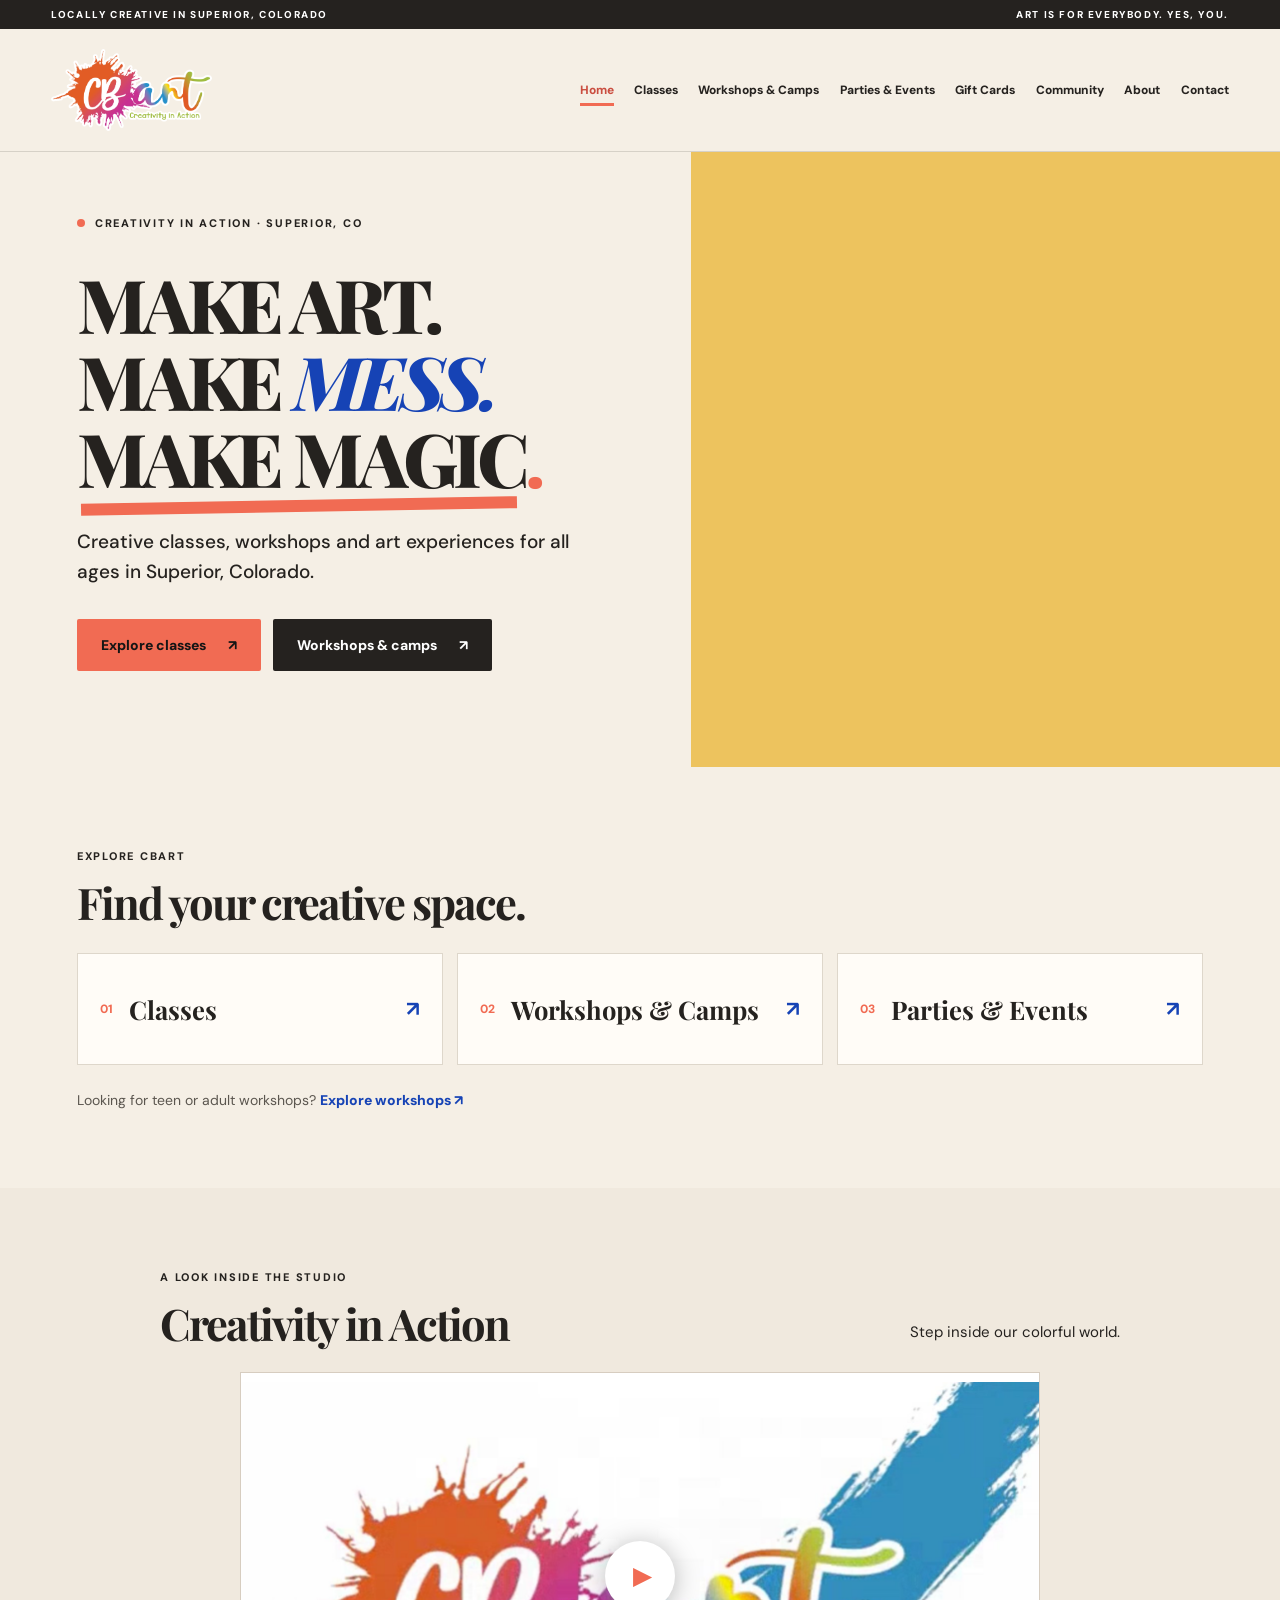
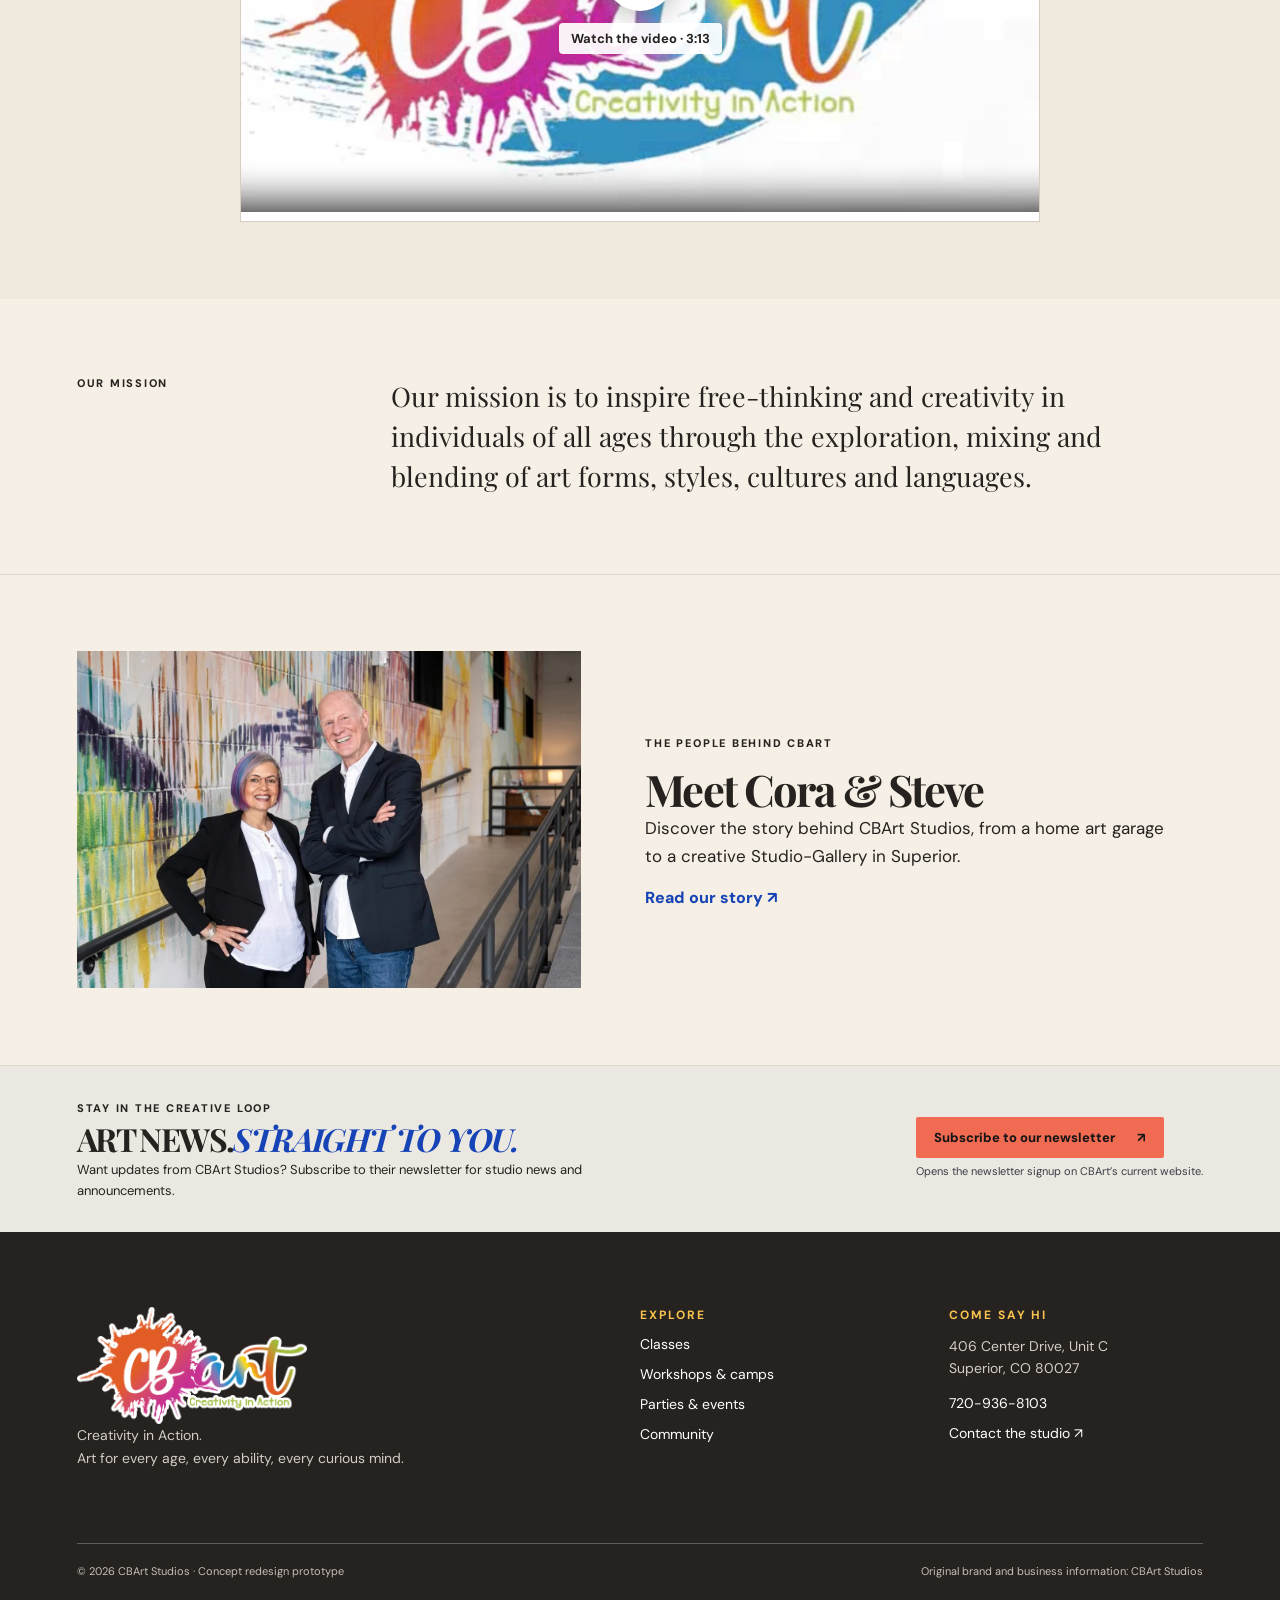
<file: index.html>
<!DOCTYPE html>
<html lang="en">
<head>
<meta charset="utf-8" />
<meta name="viewport" content="width=device-width, initial-scale=1" />
<meta name="theme-color" content="#f5efe5" />
<meta name="description" content="CBArt Studios in Superior, Colorado: inspiring art classes, workshops, camps, parties, and creative community experiences for all ages." />
<title>Home | CBArt Studios</title>
<link rel="stylesheet" href="style.css" />
</head>
<body data-page="home">
<div id="app"></div>
<script src="site.js" defer></script>
</body>
</html>
</file>
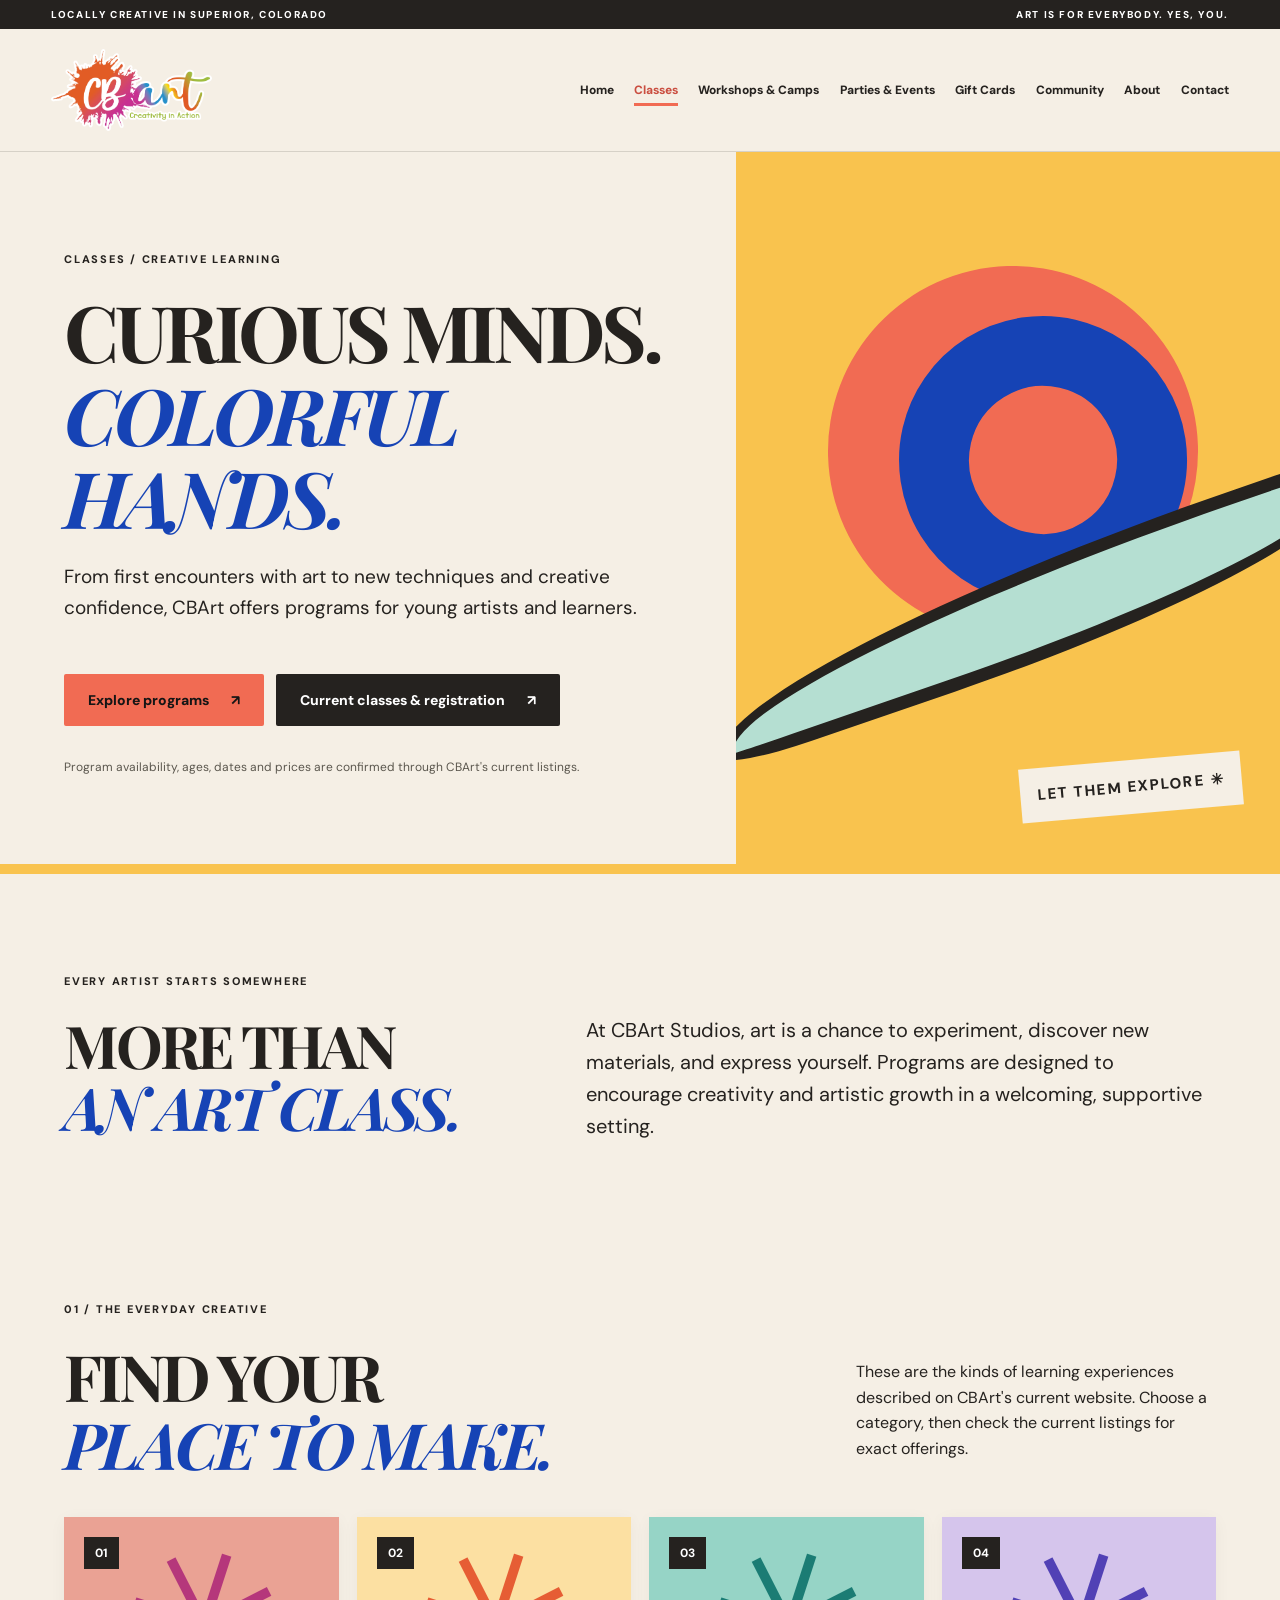
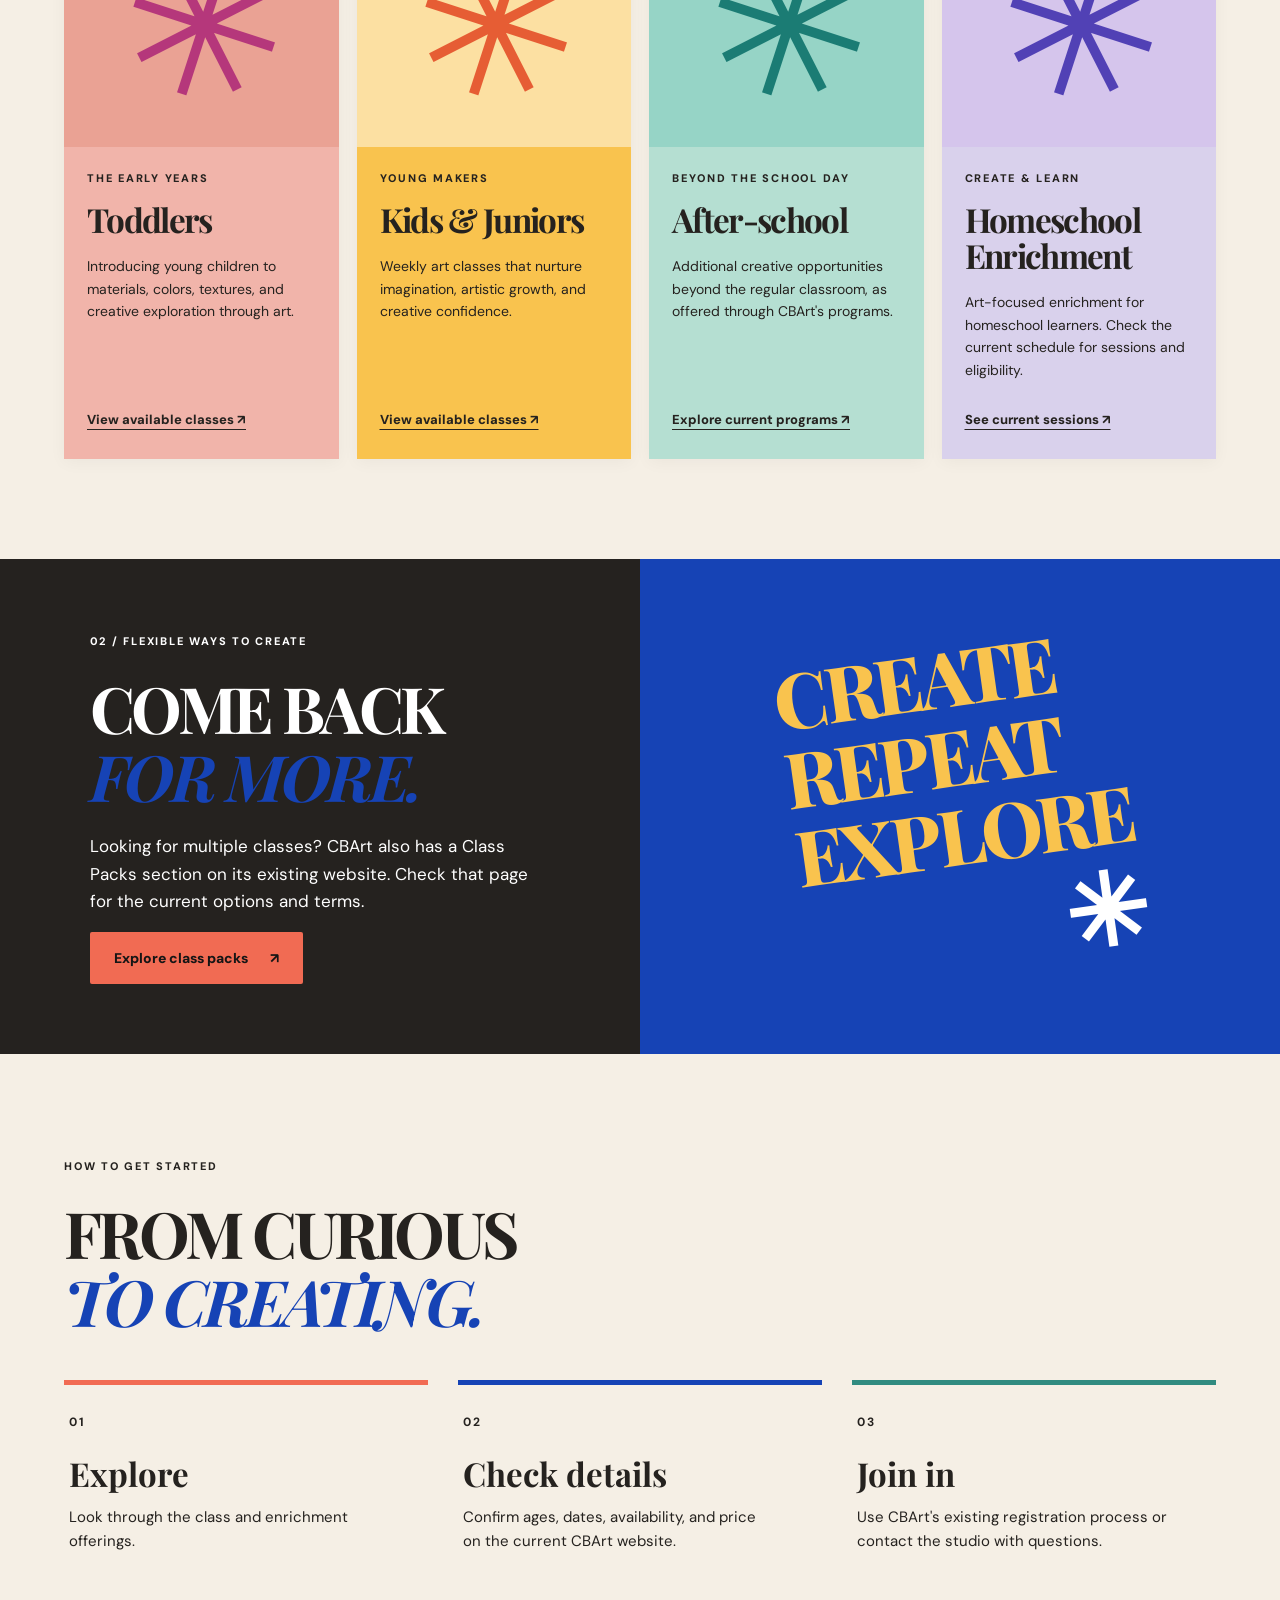
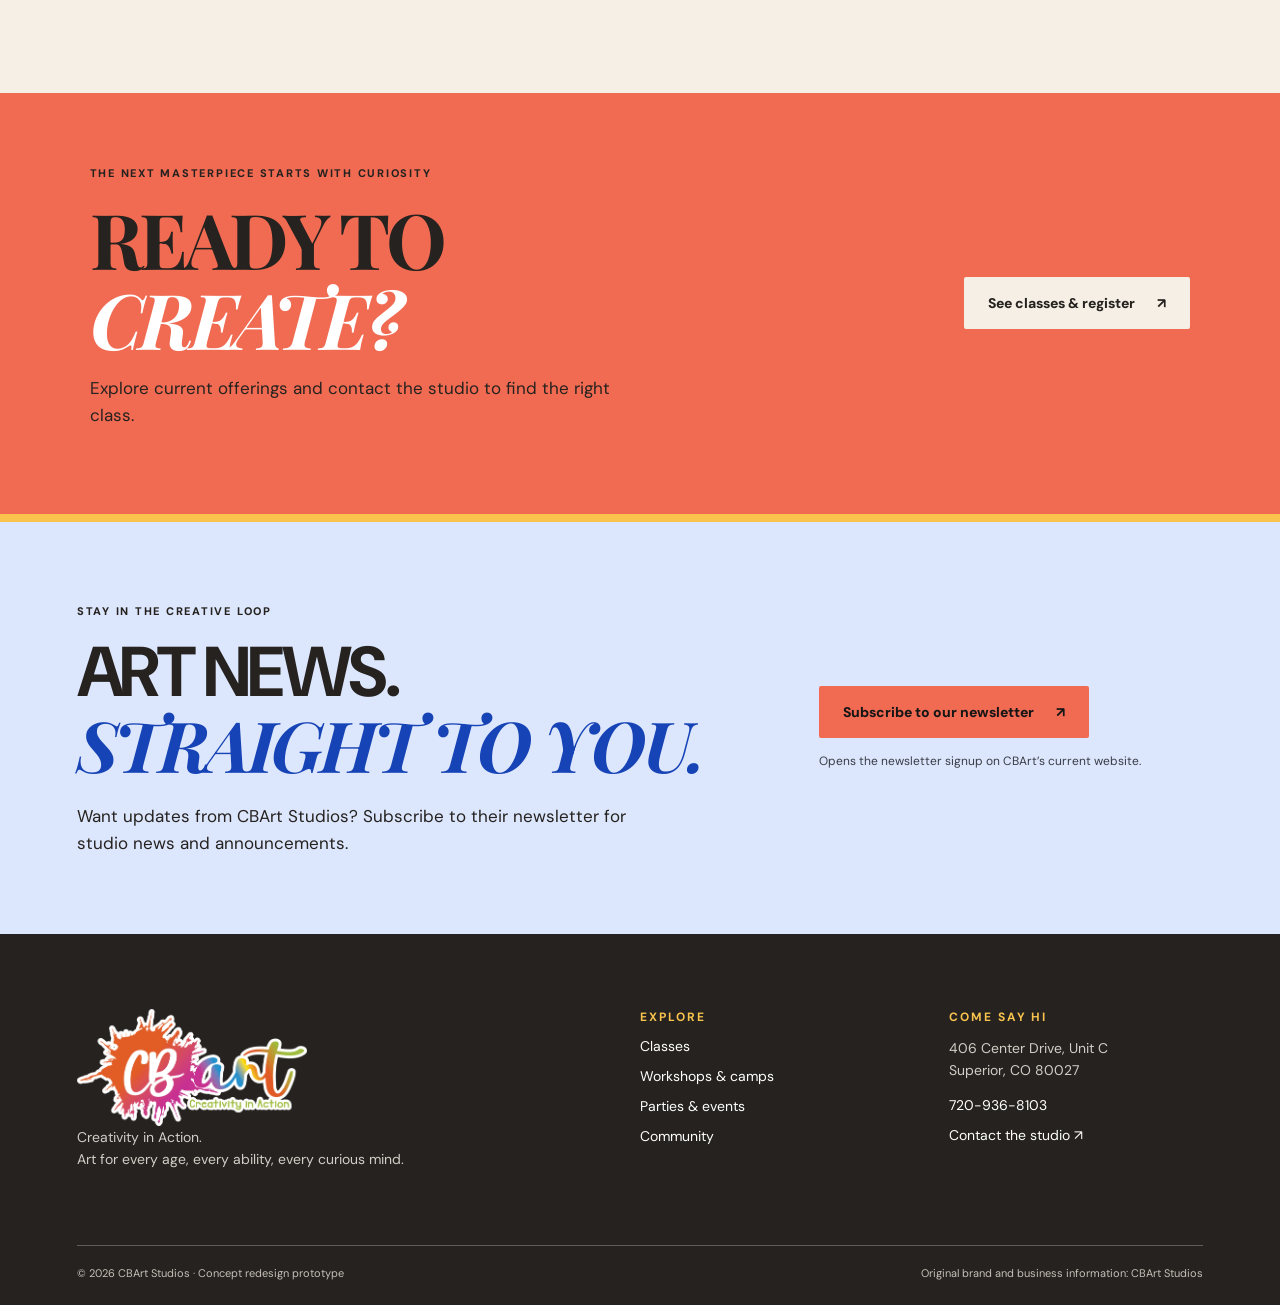
<file: classes.html>
<!DOCTYPE html>
<html lang="en">
<head>
<meta charset="utf-8" />
<meta name="viewport" content="width=device-width, initial-scale=1" />
<meta name="theme-color" content="#f5efe5" />
<meta name="description" content="CBArt Studios in Superior, Colorado: inspiring art classes, workshops, camps, parties, and creative community experiences for all ages." />
<title>Classes | CBArt Studios</title>
<link rel="stylesheet" href="style.css" />
</head>
<body data-page="classes">
<div id="app"></div>
<script src="site.js" defer></script>
</body>
</html>
</file>
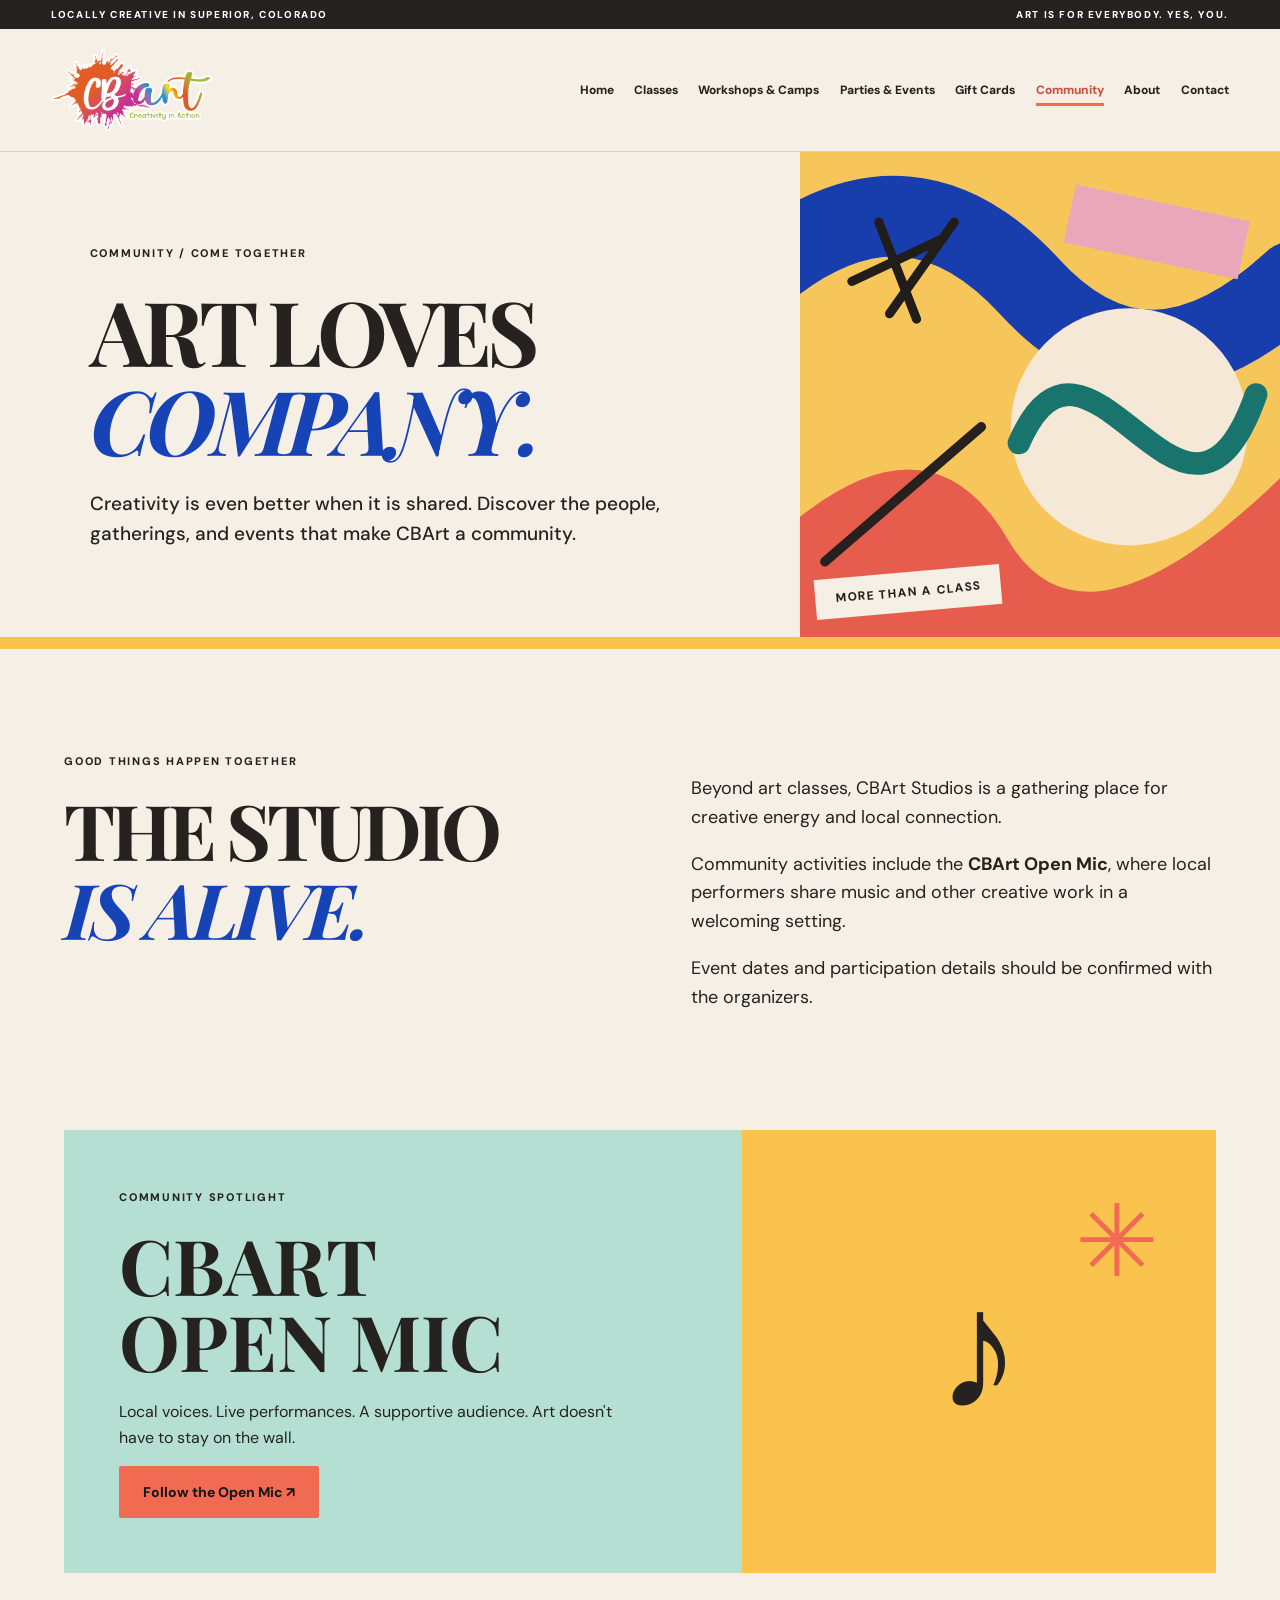
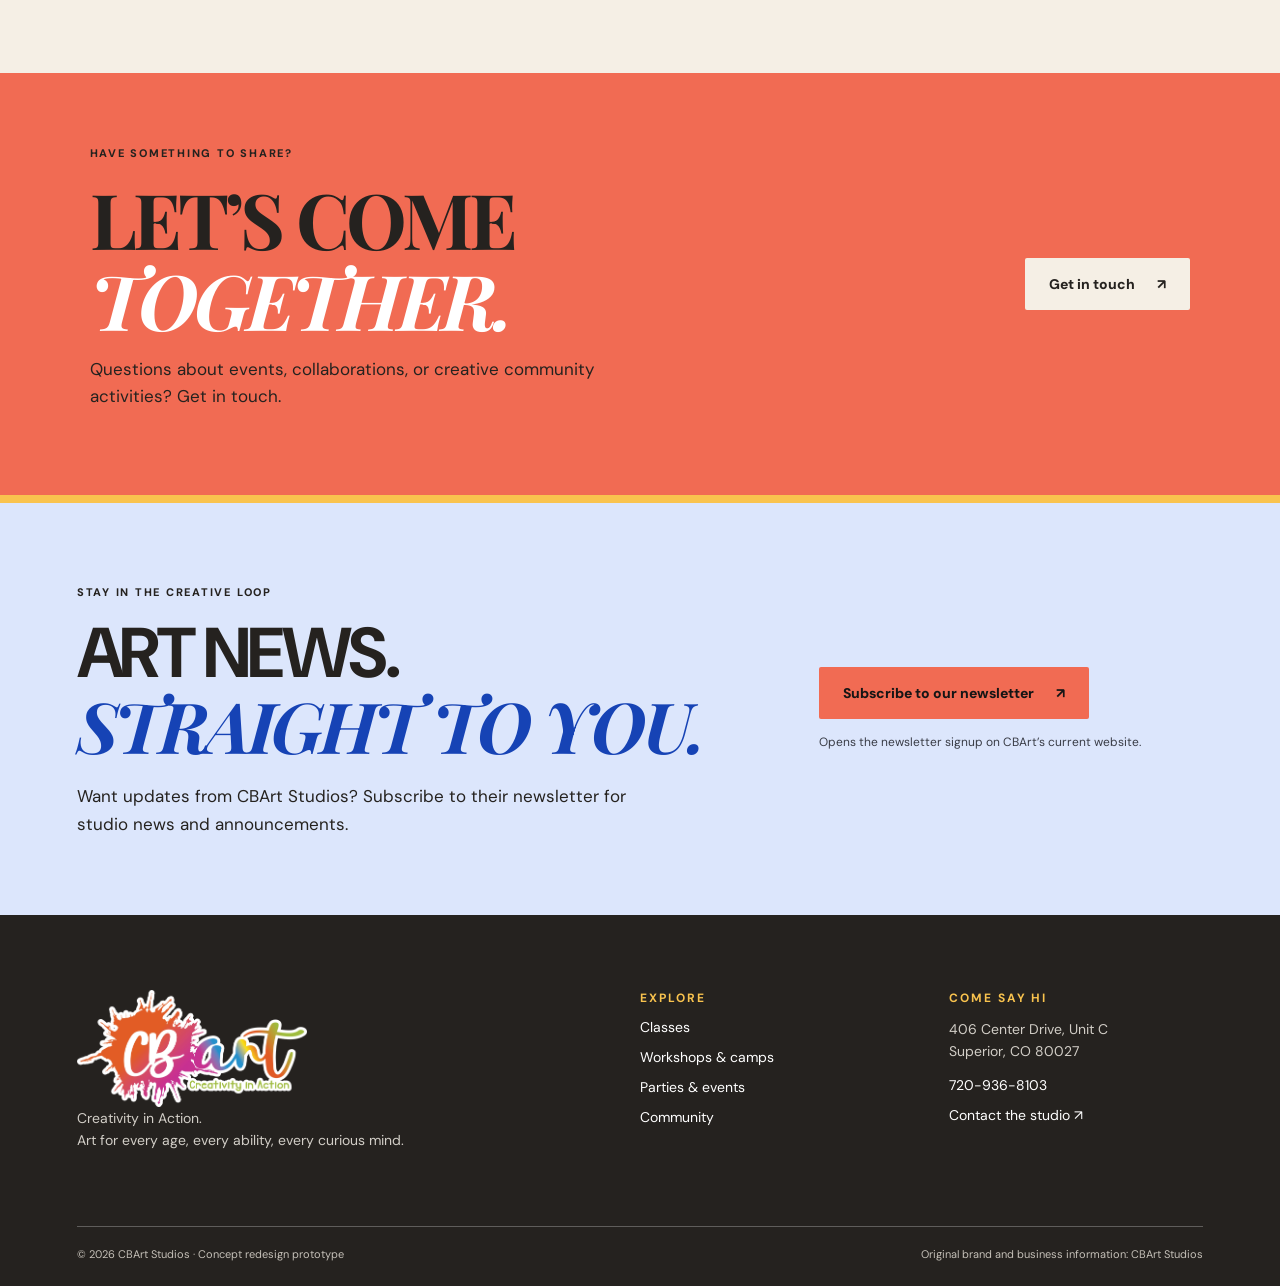
<file: community.html>
<!DOCTYPE html>
<html lang="en">
<head>
<meta charset="utf-8" />
<meta name="viewport" content="width=device-width, initial-scale=1" />
<meta name="theme-color" content="#f5efe5" />
<meta name="description" content="CBArt Studios in Superior, Colorado: inspiring art classes, workshops, camps, parties, and creative community experiences for all ages." />
<title>Community & Events | CBArt Studios</title>
<link rel="stylesheet" href="style.css" />
</head>
<body data-page="community">
<div id="app"></div>
<script src="site.js" defer></script>
</body>
</html>
</file>
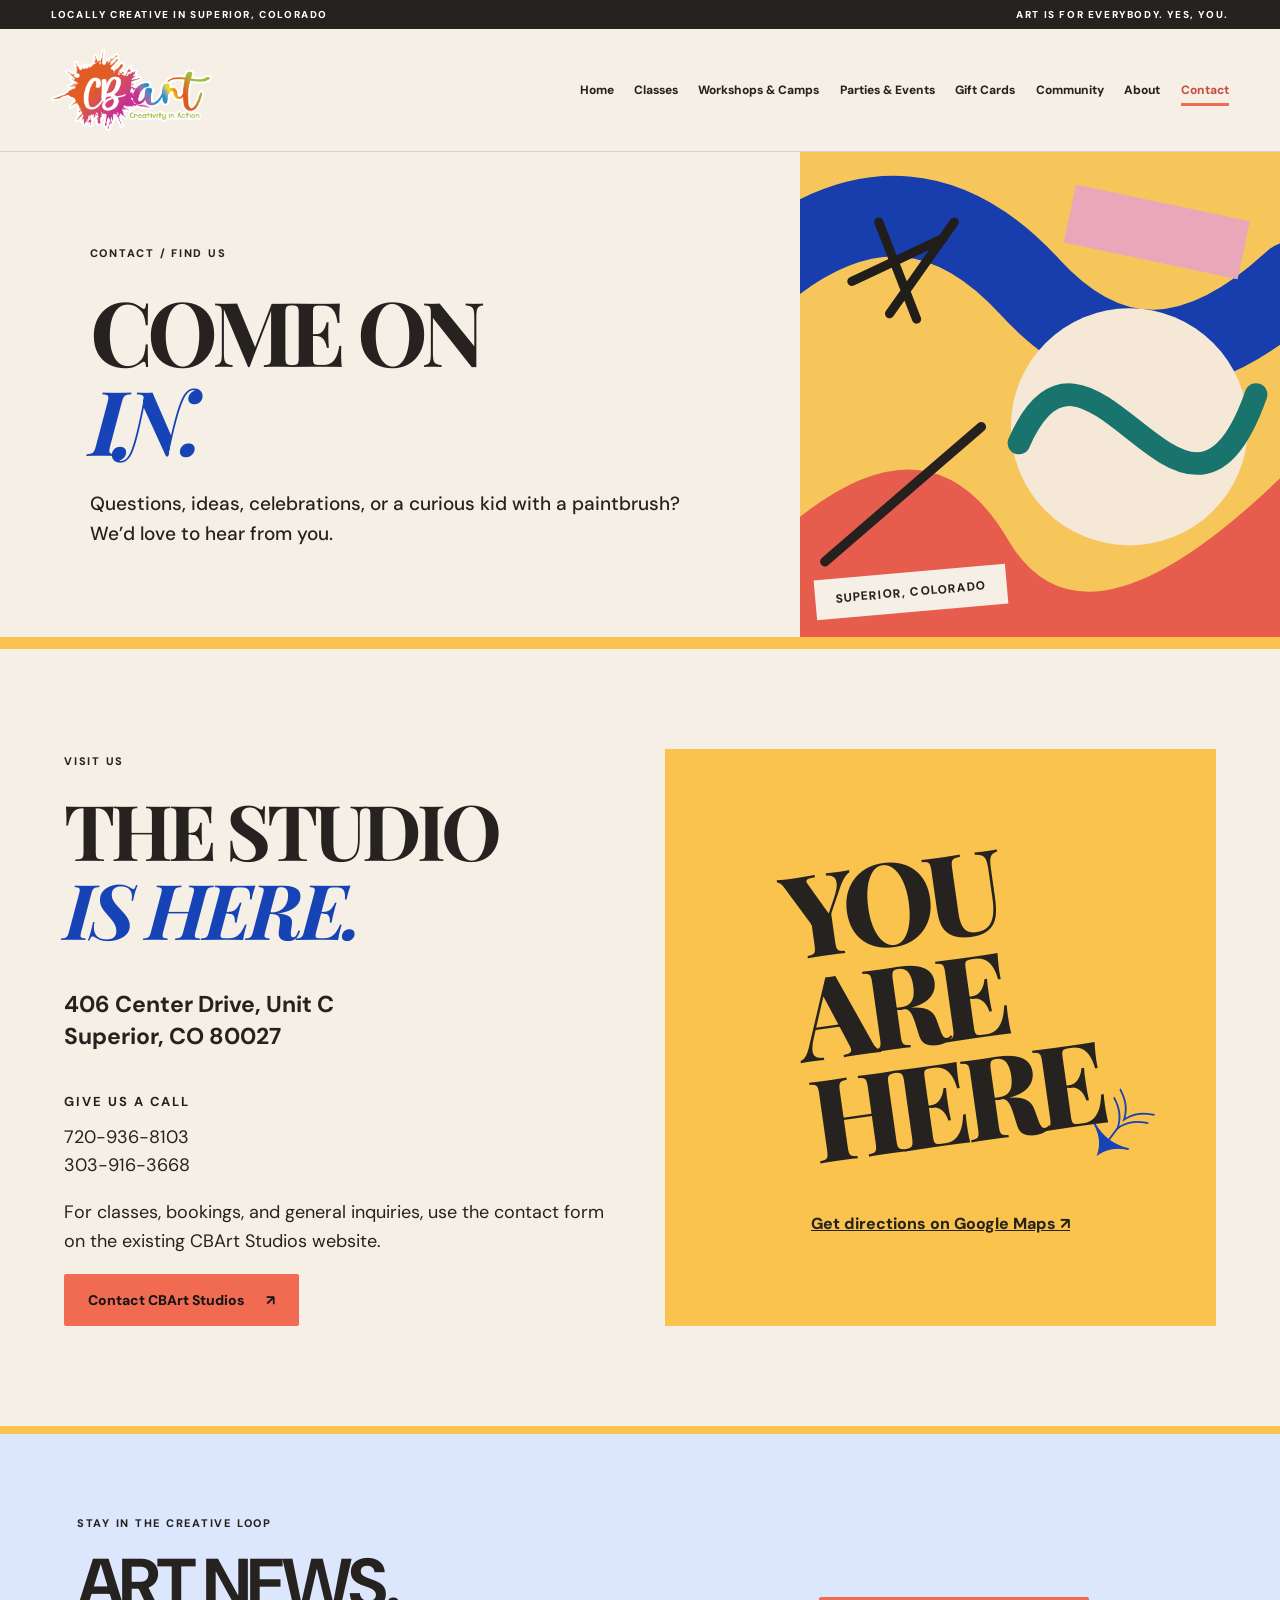
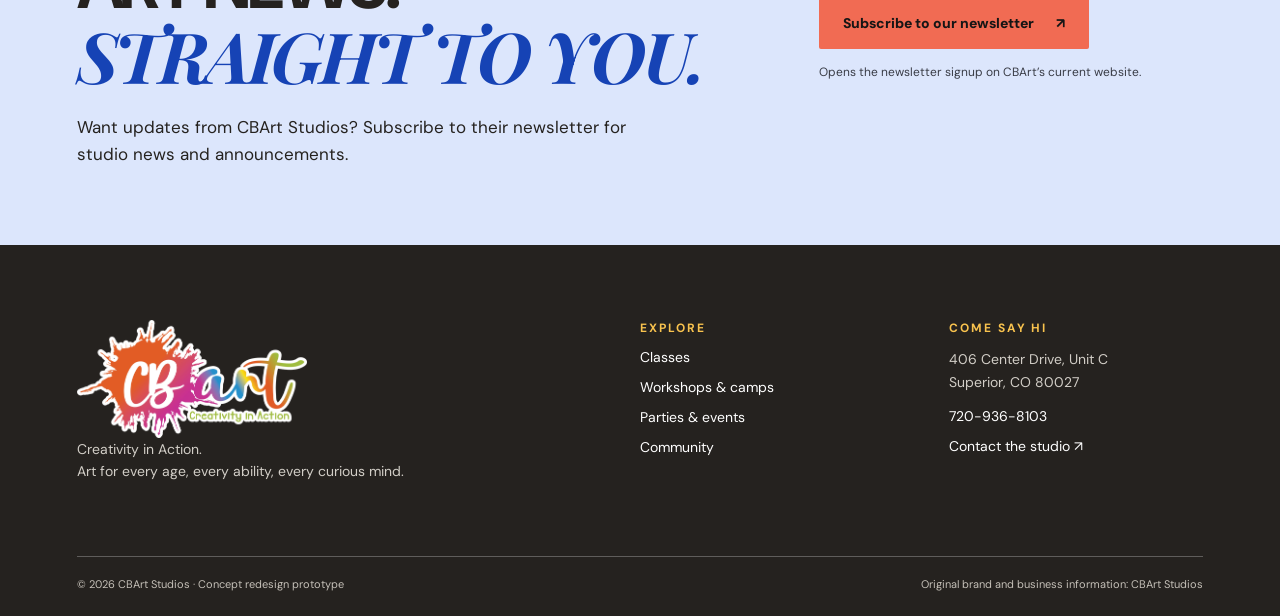
<file: contact.html>
<!DOCTYPE html>
<html lang="en">
<head>
<meta charset="utf-8" />
<meta name="viewport" content="width=device-width, initial-scale=1" />
<meta name="theme-color" content="#f5efe5" />
<meta name="description" content="CBArt Studios in Superior, Colorado: inspiring art classes, workshops, camps, parties, and creative community experiences for all ages." />
<title>Contact | CBArt Studios</title>
<link rel="stylesheet" href="style.css" />
</head>
<body data-page="contact">
<div id="app"></div>
<script src="site.js" defer></script>
</body>
</html>
</file>
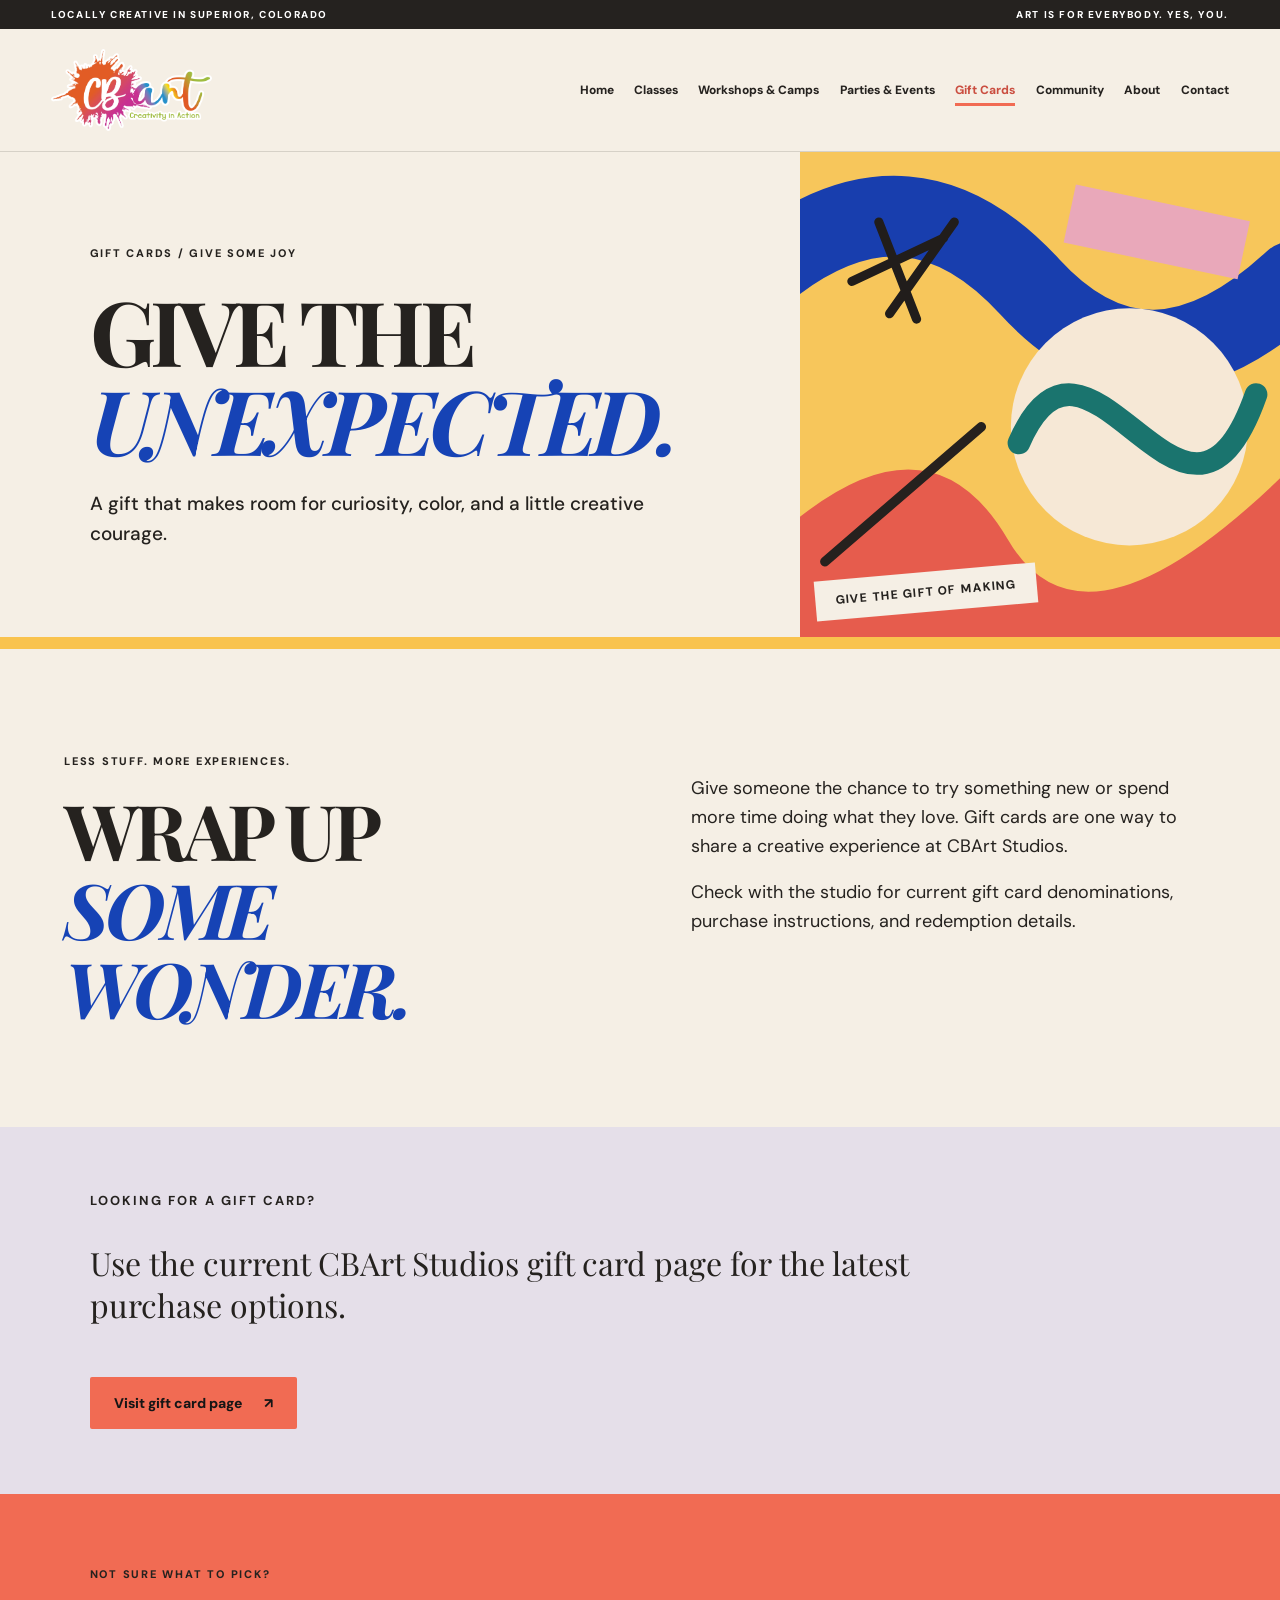
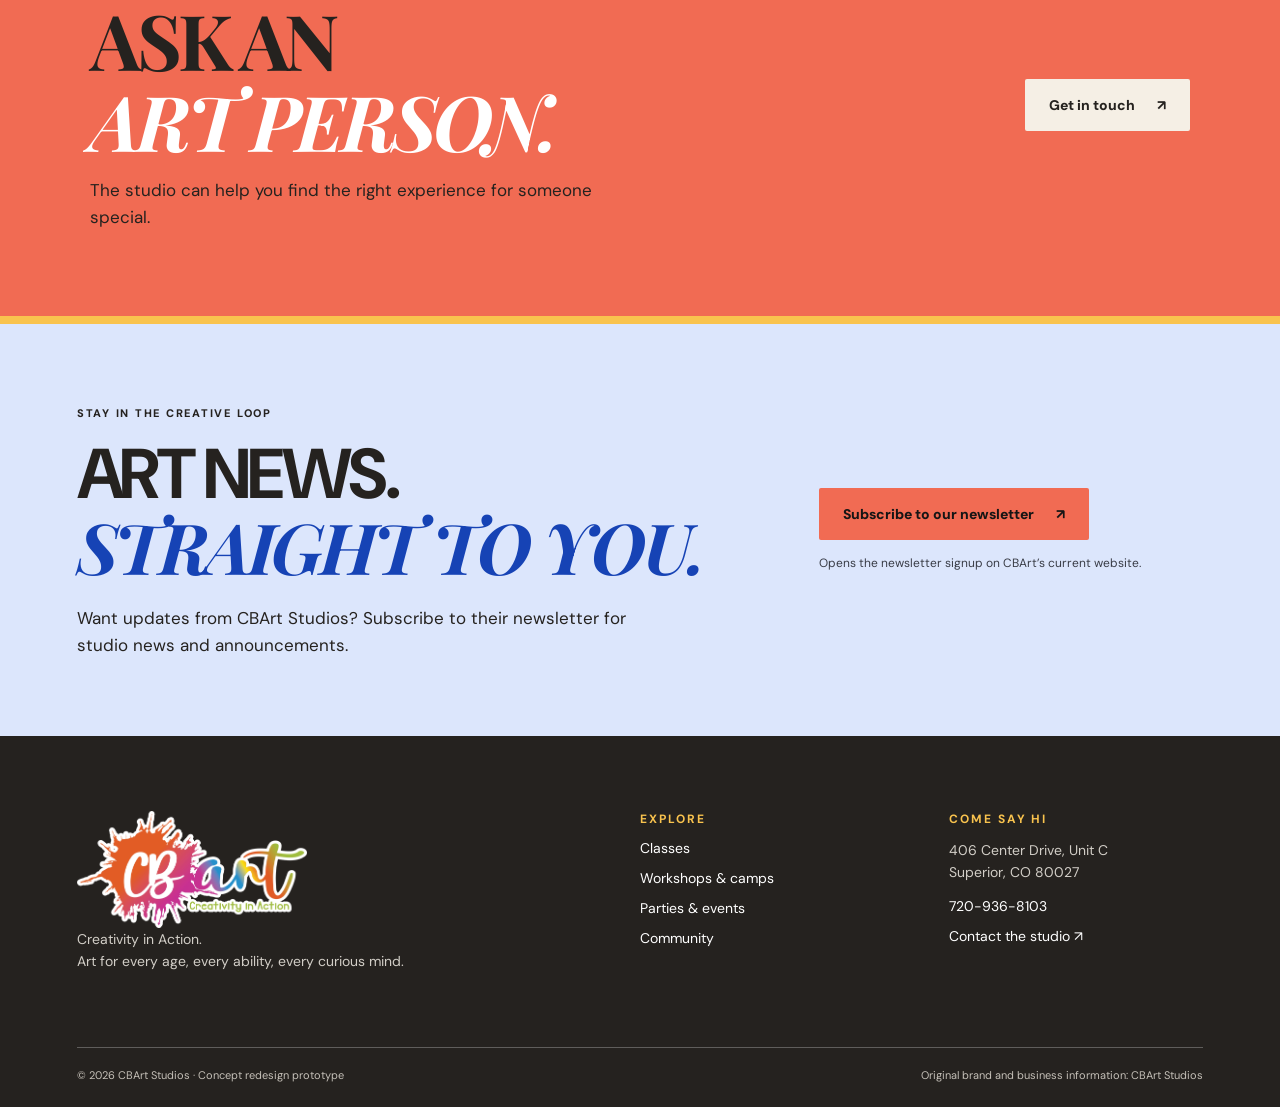
<file: gift-cards.html>
<!DOCTYPE html>
<html lang="en">
<head>
<meta charset="utf-8" />
<meta name="viewport" content="width=device-width, initial-scale=1" />
<meta name="theme-color" content="#f5efe5" />
<meta name="description" content="CBArt Studios in Superior, Colorado: inspiring art classes, workshops, camps, parties, and creative community experiences for all ages." />
<title>Gift Cards | CBArt Studios</title>
<link rel="stylesheet" href="style.css" />
</head>
<body data-page="giftcards">
<div id="app"></div>
<script src="site.js" defer></script>
</body>
</html>
</file>
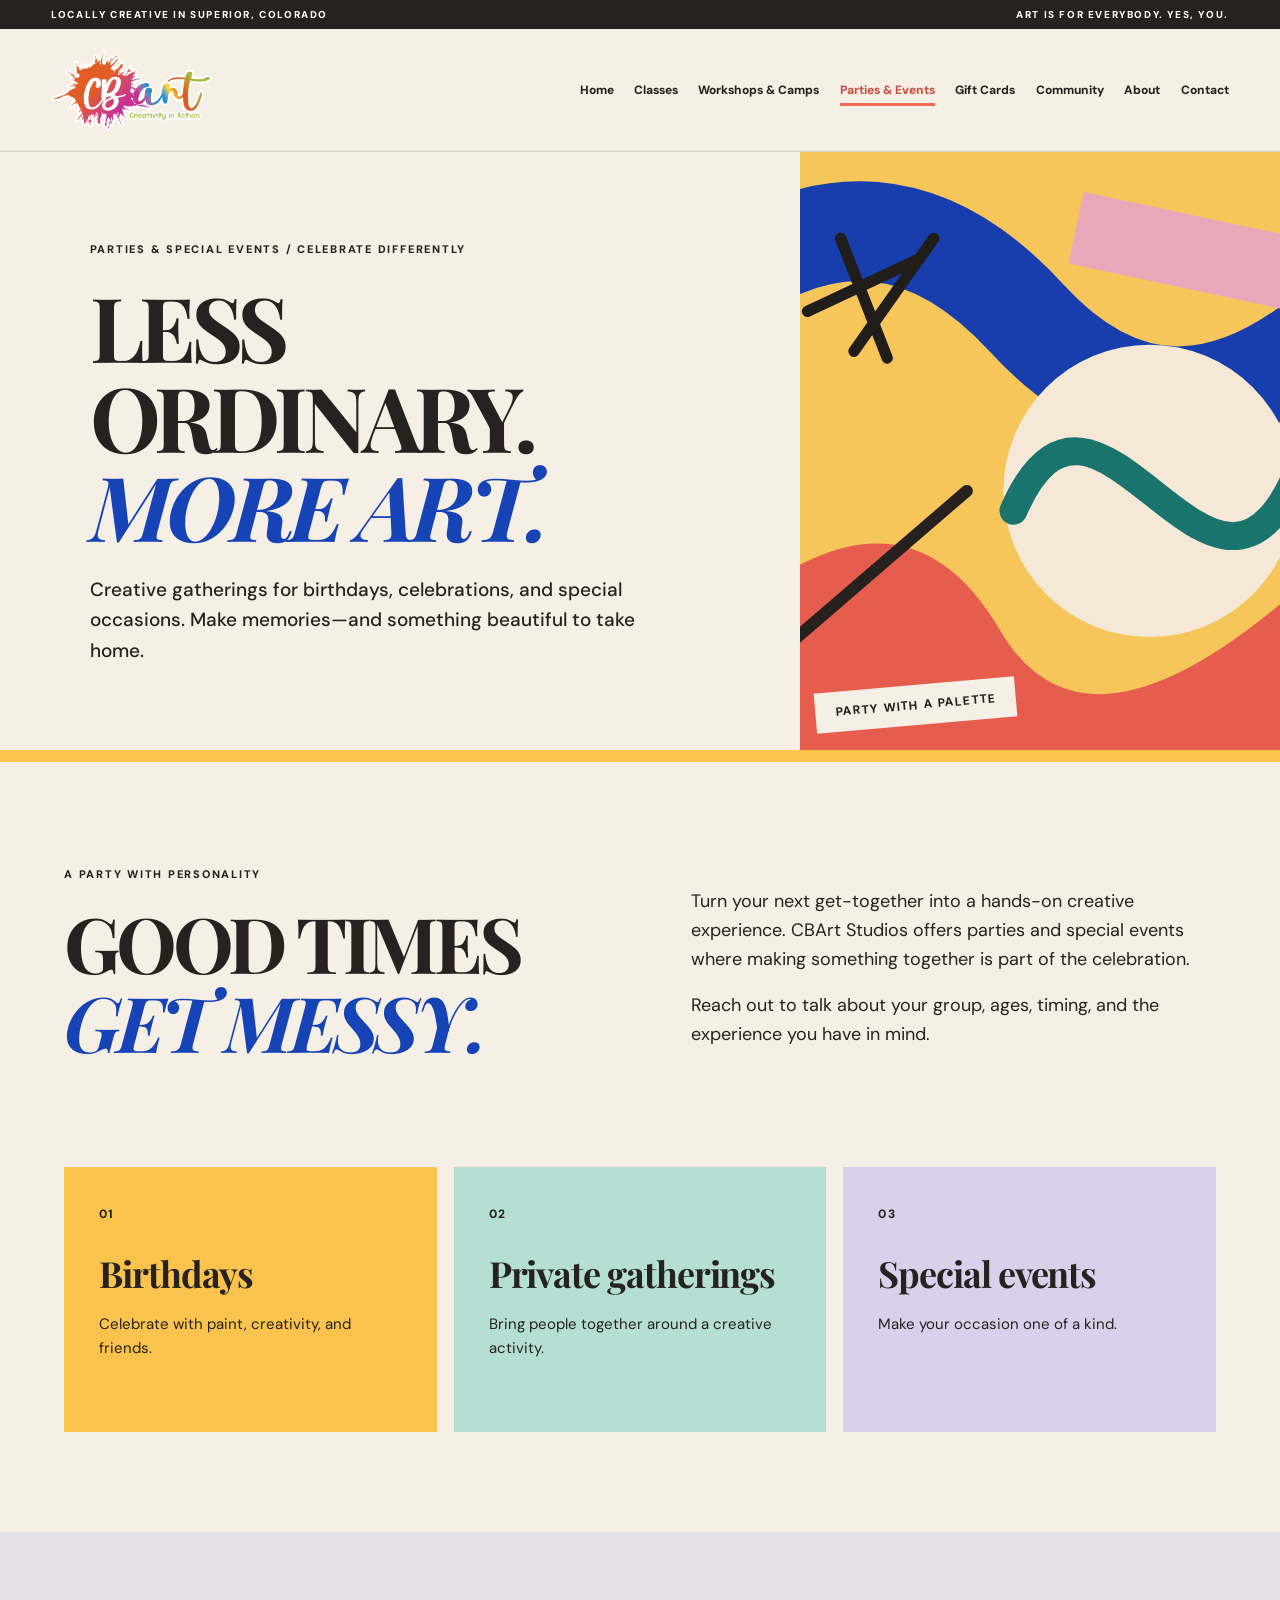
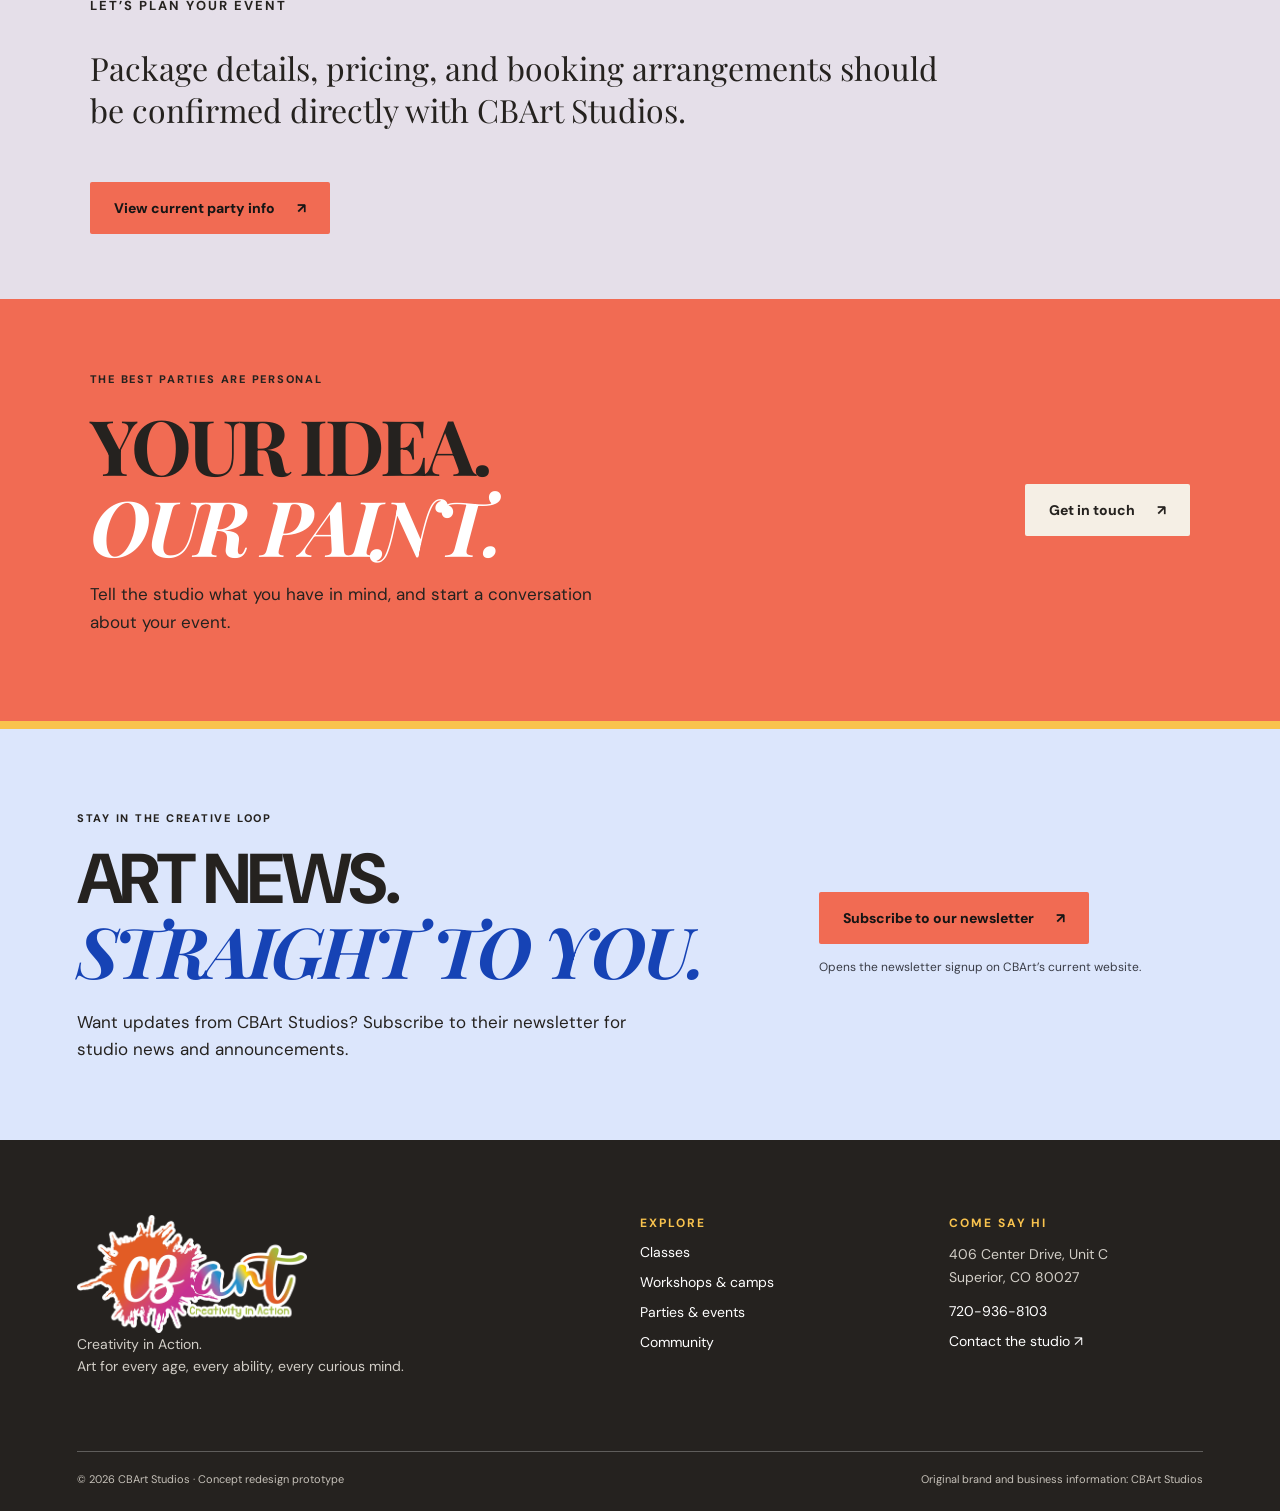
<file: parties.html>
<!DOCTYPE html>
<html lang="en">
<head>
<meta charset="utf-8" />
<meta name="viewport" content="width=device-width, initial-scale=1" />
<meta name="theme-color" content="#f5efe5" />
<meta name="description" content="CBArt Studios in Superior, Colorado: inspiring art classes, workshops, camps, parties, and creative community experiences for all ages." />
<title>Parties & Special Events | CBArt Studios</title>
<link rel="stylesheet" href="style.css" />
</head>
<body data-page="parties">
<div id="app"></div>
<script src="site.js" defer></script>
</body>
</html>
</file>
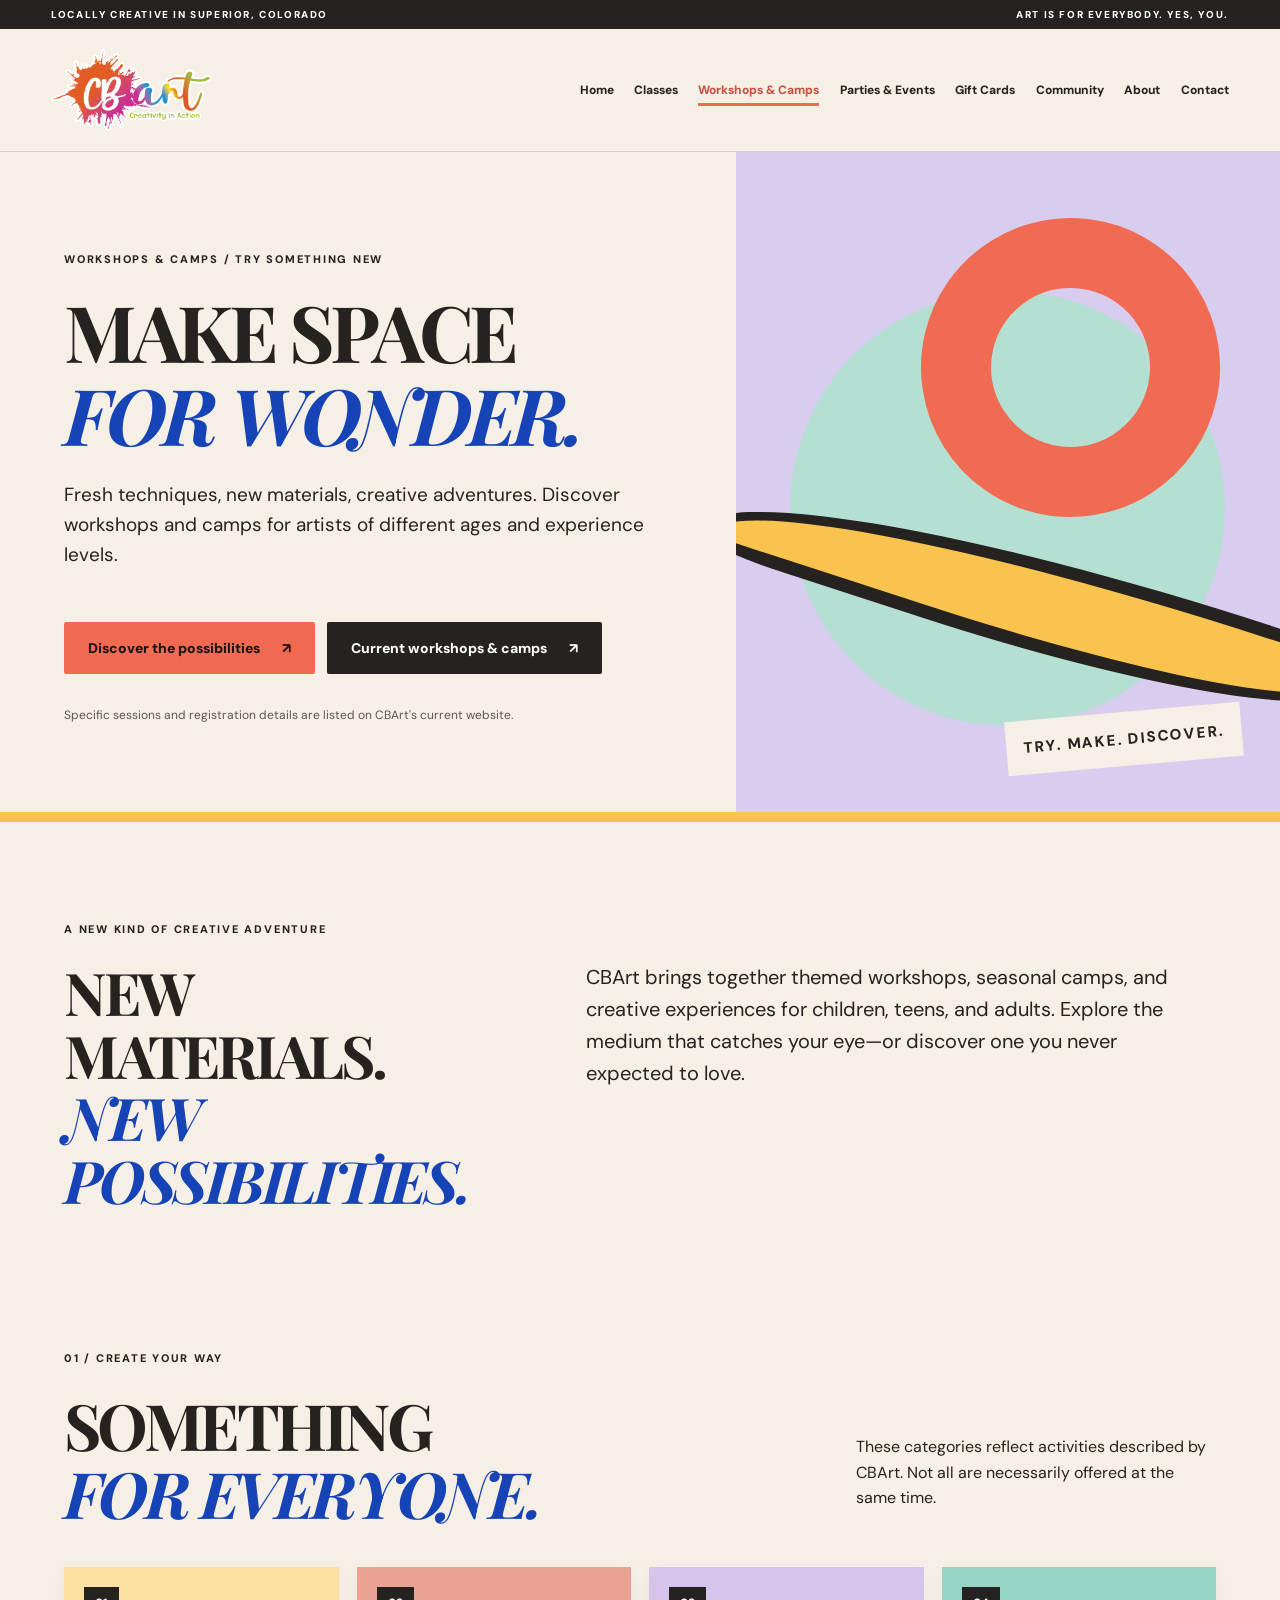
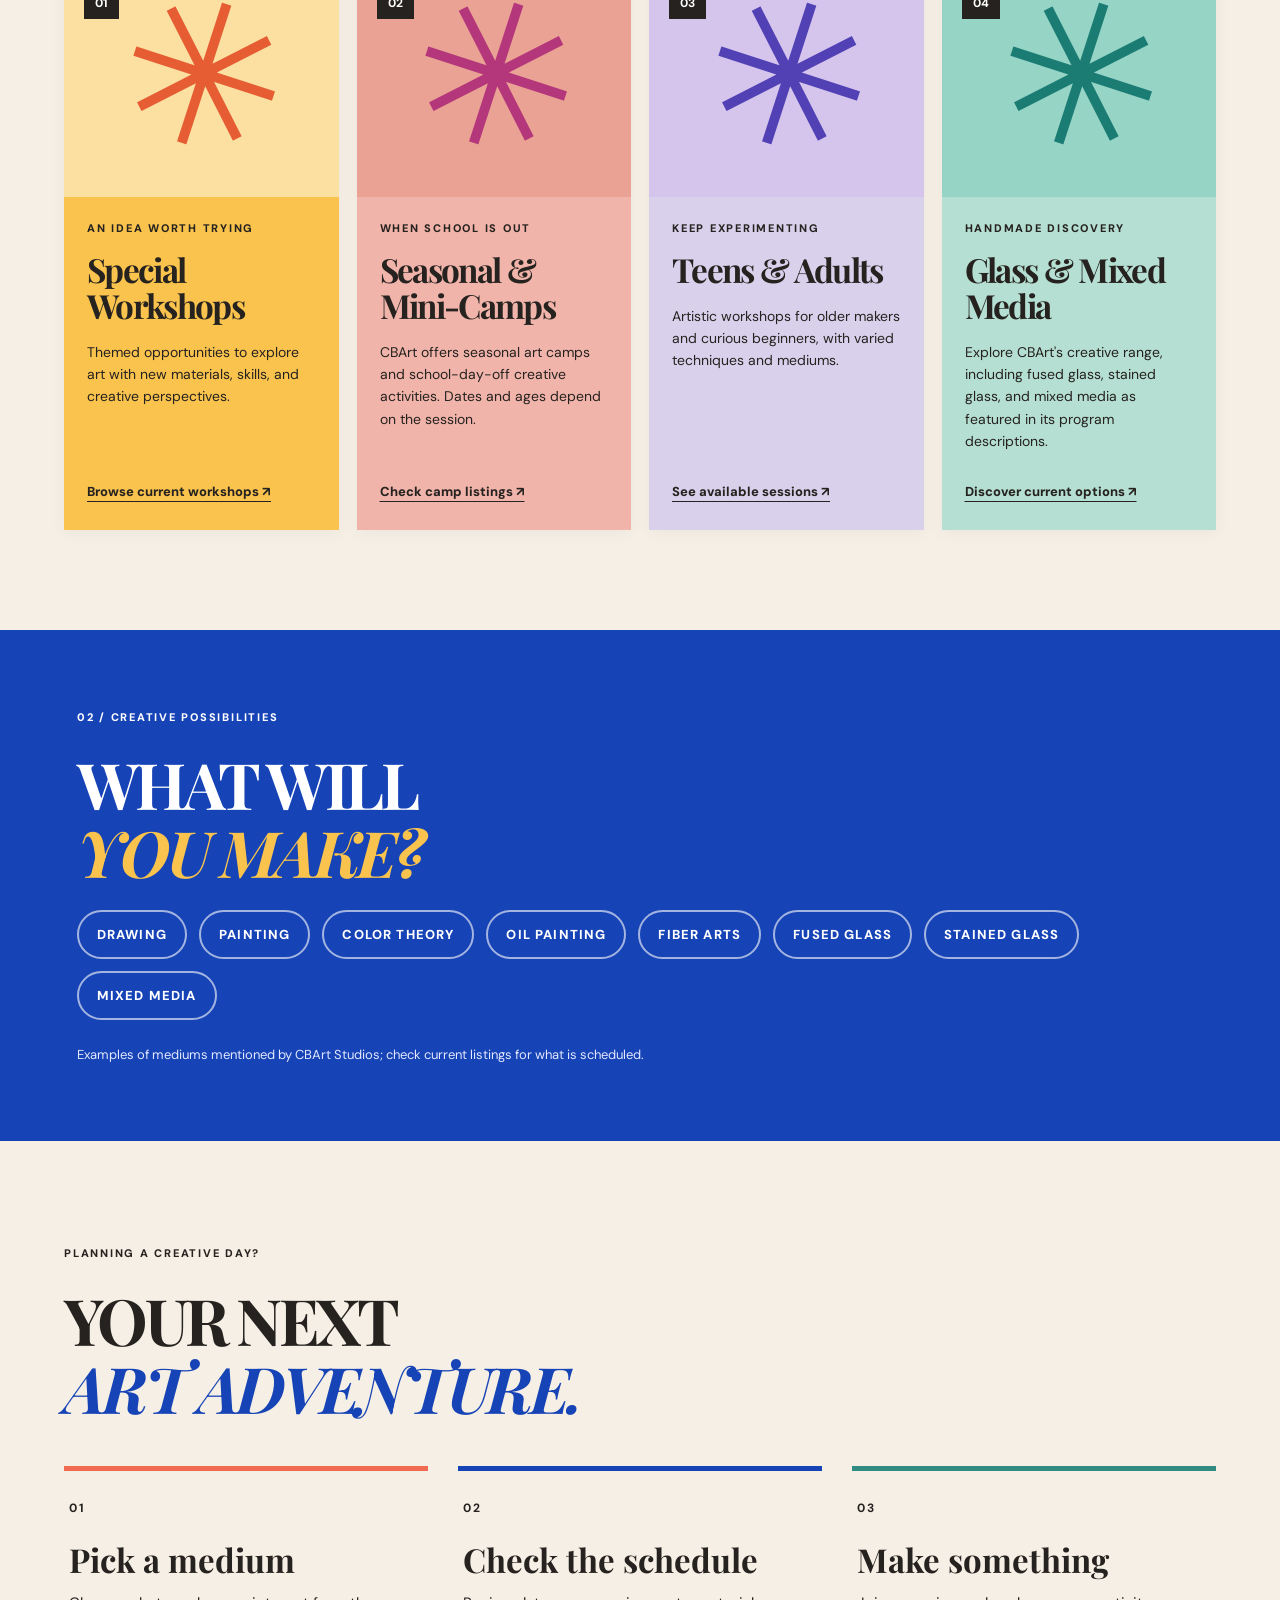
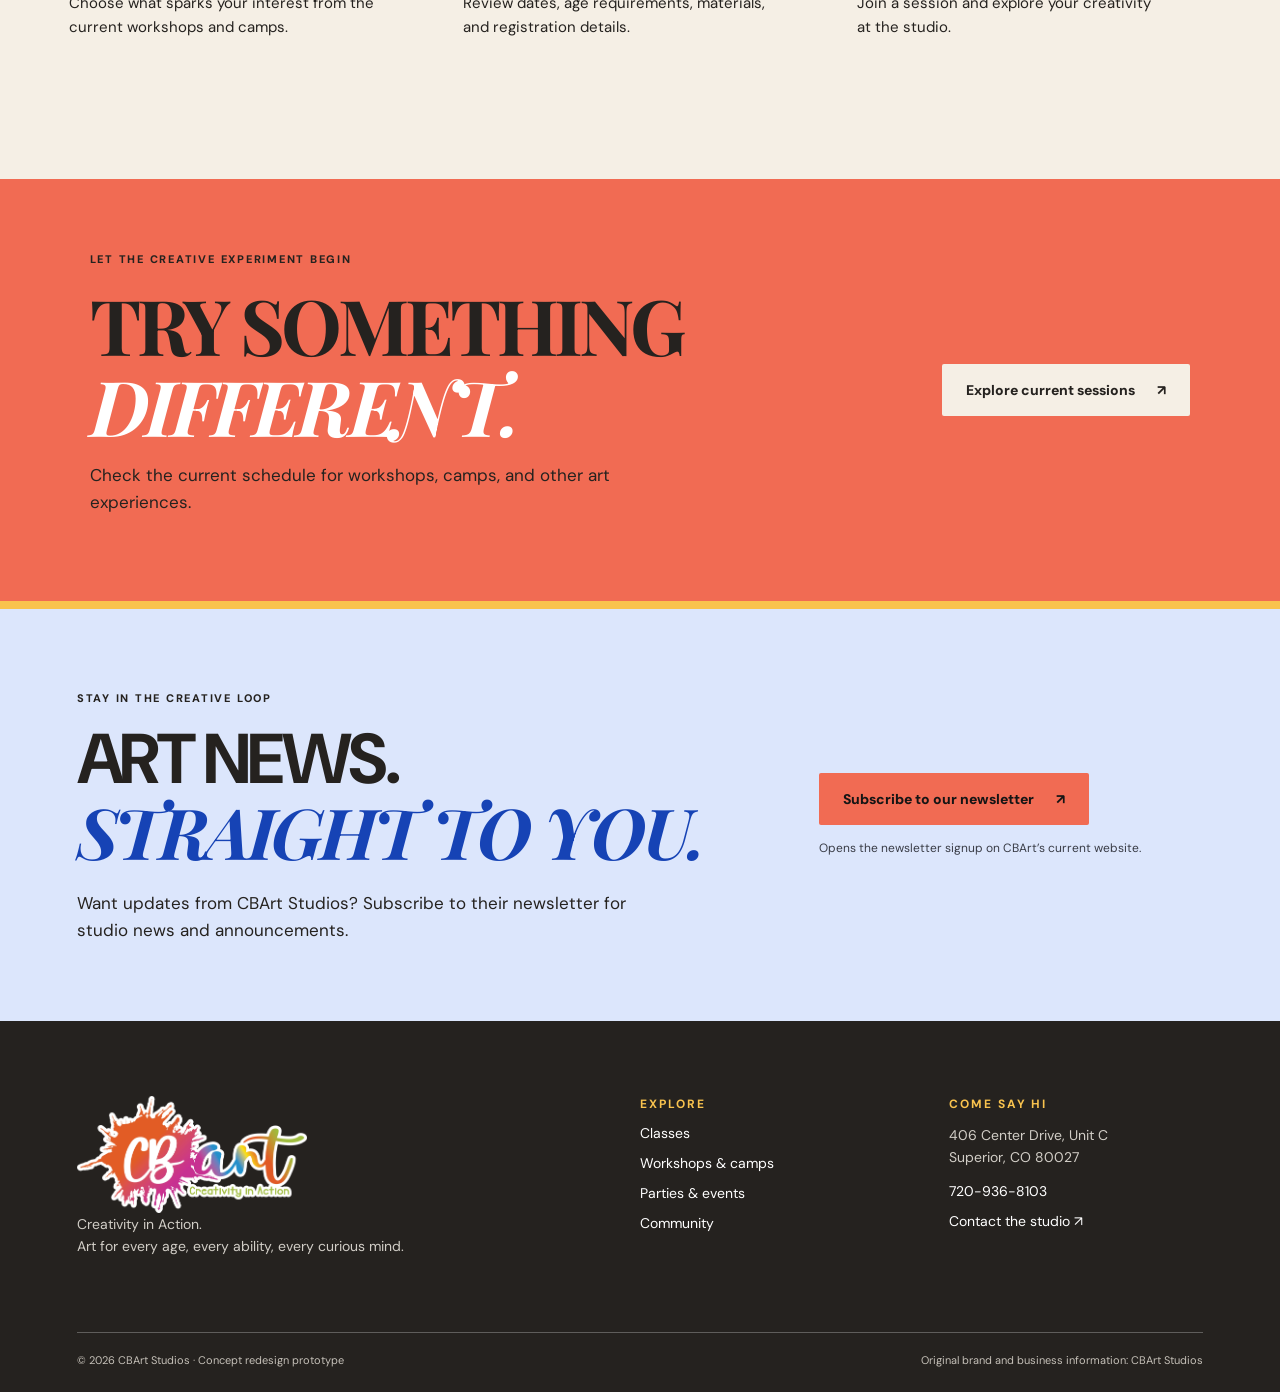
<file: workshops.html>
<!DOCTYPE html>
<html lang="en">
<head>
<meta charset="utf-8" />
<meta name="viewport" content="width=device-width, initial-scale=1" />
<meta name="theme-color" content="#f5efe5" />
<meta name="description" content="CBArt Studios in Superior, Colorado: inspiring art classes, workshops, camps, parties, and creative community experiences for all ages." />
<title>Workshops & Camps | CBArt Studios</title>
<link rel="stylesheet" href="style.css" />
</head>
<body data-page="workshops">
<div id="app"></div>
<script src="site.js" defer></script>
</body>
</html>
</file>
<file: style.css>
@import url('https://fonts.googleapis.com/css2?family=DM+Sans:wght@400;500;600;700;800&family=Playfair+Display:ital,wght@0,700;0,800;1,700;1,800&display=swap');
:root{--cream:#f5efe5;--ink:#25221f;--coral:#f16b53;--blue:#1643b5;--yellow:#f9c34e;--mint:#b5dfd2;--lavender:#d9d1ec;--pink:#f1b4aa}*{box-sizing:border-box}html{scroll-behavior:smooth}body{margin:0;background:var(--cream);color:var(--ink);font-family:'DM Sans',Arial,sans-serif}a{color:inherit;text-decoration:none}p{line-height:1.6}button{font:inherit}.site-header{background:var(--cream);position:relative;z-index:10;border-bottom:1px solid #27231e26}.topline{background:var(--ink);color:#fff;display:flex;justify-content:space-between;gap:1rem;padding:8px max(4vw,20px);font-size:10px;letter-spacing:.16em;font-weight:800}.nav-wrap{padding:20px 4vw;max-width:1600px;margin:auto;display:flex;align-items:center;justify-content:space-between;gap:30px}.logo{line-height:.78;display:flex;flex-direction:column;min-width:164px}.logo-script{font-family:'Playfair Display',Georgia,serif;font-size:42px;font-weight:800;letter-spacing:-.09em;font-style:italic}.logo-script span{color:var(--coral)}.logo-small{font-size:11px;letter-spacing:.44em;font-weight:800;margin-top:13px;padding-left:7px}.logo-small i{font-style:normal;color:var(--blue);font-size:20px;letter-spacing:0}.navigation{display:flex;flex-wrap:wrap;align-items:center;justify-content:end;gap:clamp(12px,1.6vw,27px)}.navigation a{font-size:12px;font-weight:800;position:relative;white-space:nowrap}.navigation a:hover,.navigation a.active{color:#ca4e40}.navigation a.active:after{content:"";position:absolute;height:3px;width:100%;background:var(--coral);bottom:-8px;left:0}.nav-toggle{display:none;background:none;border:0;font-weight:800;letter-spacing:.1em}.page-grid{display:grid;grid-template-columns:1.08fr .92fr}.hero{min-height:660px;max-width:1600px;margin:auto;overflow:hidden}.hero-copy{padding:90px 3vw 66px 6vw;z-index:1}.label-line,.eyebrow{font-weight:800;letter-spacing:.16em;font-size:11px}.label-line{display:flex;align-items:center;gap:10px}.dot{height:8px;width:8px;border-radius:50%;background:var(--coral)}h1,h2,h3,p{margin-top:0}.hero h1{font-family:'Playfair Display',Georgia,serif;font-size:clamp(55px,6.5vw,102px);line-height:.99;letter-spacing:-.06em;margin:35px 0 30px;font-weight:800}.hero h1 em,.section h2 i,.inner-hero h1 i,.contact-band h2 i,.contact-details h2 i{font-style:italic;color:var(--blue)}.magic{position:relative;white-space:nowrap}.magic:after{content:"";position:absolute;bottom:-5px;left:1%;width:94%;height:12px;background:var(--coral);z-index:-1;transform:rotate(-1deg)}.period{color:var(--coral)}.intro{max-width:490px;font-size:19px;font-weight:500}.actions{display:flex;flex-wrap:wrap;gap:12px;margin:32px 0}.button{display:inline-flex;align-items:center;justify-content:space-between;gap:22px;padding:17px 24px;border-radius:2px;background:var(--ink);color:#fff;font-weight:800;font-size:14px;transition:transform .2s,background .2s}.button:hover{transform:translateY(-3px);background:var(--blue)}.button-coral{background:var(--coral);color:#151515}.button-light{background:var(--cream);color:var(--ink)}.hero-fine{display:flex;gap:22px;flex-wrap:wrap;font-weight:700;font-size:11px;text-transform:uppercase;letter-spacing:.08em;margin-top:52px}.hero-fine span:first-child{color:var(--blue)}.hero-art{position:relative;background:#edc35e;min-height:640px;isolation:isolate}.hero-photo{position:absolute;inset:5% 0 0 10%;background-size:cover;background-position:center;border-radius:46% 0 0 0}.hero-collage{position:absolute;width:39%;height:37%;left:-4%;bottom:3%;border:12px solid var(--cream);box-shadow:8px 8px 0 var(--ink);transform:rotate(-9deg)}.hero-collage img{width:100%;height:100%;object-fit:cover}.hero-sticker{position:absolute;right:5%;top:8%;background:var(--yellow);color:var(--ink);border-radius:50%;width:150px;height:150px;display:grid;place-content:center;text-align:center;transform:rotate(13deg);line-height:1.1;font-weight:800;font-size:21px;box-shadow:3px 6px 0 #25221f}.hero-sticker strong{font-size:16px}.hero-caption{position:absolute;bottom:30px;right:24px;color:#fff;background:var(--blue);padding:14px 20px;font-weight:800;font-size:12px;letter-spacing:.1em;transform:rotate(-3deg)}.hero-caption span{font-size:22px}.ribbon{background:var(--blue);color:#fff;display:flex;gap:44px;justify-content:center;align-items:center;padding:20px;overflow:hidden;white-space:nowrap;font-size:12px;font-weight:800;letter-spacing:.14em}.ribbon b{color:var(--yellow);font-size:25px}.section{max-width:1500px;margin:0 auto;padding:100px 5vw}.section-heading{display:flex;justify-content:space-between;gap:30px;align-items:end;margin-bottom:45px}.section-heading h2,.story-text h2,.split-intro h2,.contact-details h2{font-family:'Playfair Display',Georgia,serif;font-size:clamp(45px,6vw,82px);letter-spacing:-.055em;line-height:1.03;margin:20px 0 0}.section-heading>p{max-width:330px;font-size:16px;font-weight:500}.offer-grid{display:grid;grid-template-columns:repeat(4,1fr);gap:18px}.offer-card{min-width:0;transition:transform .2s}.offer-card:hover{transform:translateY(-7px)}.offer-art{height:240px;background-size:cover;background-position:center;position:relative}.offer-num{position:absolute;top:12px;left:12px;color:#fff;background:var(--ink);padding:6px 9px;font-size:10px;font-weight:800}.offer-content{position:relative;padding:28px 23px 62px;min-height:255px}.pink .offer-content{background:var(--pink)}.yellow .offer-content{background:var(--yellow)}.mint .offer-content{background:var(--mint)}.lavender .offer-content{background:var(--lavender)}.offer-content h3{font-family:'Playfair Display',Georgia,serif;font-size:clamp(25px,2.45vw,37px);line-height:1.07;letter-spacing:-.04em;margin:14px 0}.offer-content p{font-size:13px;line-height:1.4}.circle-arrow{position:absolute;bottom:17px;right:17px;border:2px solid var(--ink);border-radius:50%;width:38px;height:38px;display:grid;place-items:center;font-size:25px}.manifesto{background:var(--ink);color:#fff;padding:75px 6vw;text-align:center}.manifesto-label,.manifesto-end{letter-spacing:.18em;font-size:11px;font-weight:800;color:var(--yellow)}.manifesto p{font-family:'Playfair Display',Georgia,serif;font-size:clamp(36px,5.3vw,77px);font-weight:800;line-height:1.19;max-width:1150px;margin:24px auto}.manifesto p span{color:var(--yellow);font-style:italic}.manifesto-end span{font-size:30px;padding-left:15px}.story-block{display:grid;grid-template-columns:1fr 1fr;gap:7vw;align-items:center}.story-visual{position:relative;min-height:560px;background:var(--pink);padding:27px;transform:rotate(-2deg)}.story-visual img{width:100%;height:505px;object-fit:cover;display:block}.story-tag{position:absolute;bottom:6px;left:0;background:var(--yellow);padding:12px 20px;transform:rotate(4deg);font-weight:800;letter-spacing:.08em;font-size:12px}.story-text p{font-size:17px;max-width:500px}.story-text .button{margin-top:18px}.community-preview{padding-top:30px}.community-grid{display:grid;grid-template-columns:1.25fr .75fr;min-height:400px}.community-image{background-size:cover;background-position:center}.community-tile{background:var(--mint);padding:50px;position:relative}.community-tile .large-star{font-size:85px;color:var(--blue);display:block;line-height:1}.community-tile h3{font-family:'Playfair Display',Georgia,serif;font-size:clamp(35px,4vw,60px);line-height:1.04;margin:25px 0}.contact-band{background:var(--coral);padding:68px 7vw;display:flex;justify-content:space-between;align-items:center;gap:40px}.contact-band h2{font-family:'Playfair Display',Georgia,serif;font-size:clamp(43px,6vw,85px);letter-spacing:-.05em;line-height:1.05;margin:16px 0}.contact-band h2 i{color:#fff}.contact-band p{max-width:550px;font-size:17px}.footer{background:var(--ink);color:#fff;padding:75px 6vw 25px}.footer-top{display:grid;grid-template-columns:2fr 1fr 1fr;gap:55px;max-width:1400px;margin:auto}.footer-logo{font-family:'Playfair Display',Georgia,serif;font-size:37px;font-weight:800;font-style:italic}.footer-logo span{display:block;font-family:'DM Sans',Arial,sans-serif;font-style:normal;letter-spacing:.3em;font-size:12px;margin-top:5px}.footer-top h3{font-size:12px;letter-spacing:.16em;color:var(--yellow)}.footer-top a:not(.footer-logo){display:block;margin:12px 0;font-size:14px}.footer-top p{color:#d2cec7;font-size:14px}.footer-bottom{max-width:1400px;margin:60px auto 0;border-top:1px solid #ffffff44;padding-top:20px;display:flex;justify-content:space-between;gap:20px;font-size:11px;color:#c5c0b8}.inner-hero{display:grid;grid-template-columns:1.25fr .75fr;min-height:480px;border-bottom:12px solid var(--yellow)}.inner-hero>div:first-child{padding:90px 5vw 65px 7vw;display:flex;flex-direction:column;justify-content:center}.inner-hero h1{font-family:'Playfair Display',Georgia,serif;font-size:clamp(56px,7vw,105px);line-height:1;letter-spacing:-.06em;margin:25px 0}.inner-hero p{max-width:590px;font-size:19px;font-weight:500}.inner-graphic{position:relative;overflow:hidden;background:var(--pink)}.inner-graphic img{height:100%;width:100%;object-fit:cover}.inner-graphic span{position:absolute;bottom:25px;left:15px;background:var(--cream);padding:12px 20px;font-weight:800;letter-spacing:.1em;transform:rotate(-5deg);font-size:12px}.split-intro{display:grid;grid-template-columns:1fr 1fr;gap:8vw;align-items:start}.split-intro>div:last-child{font-size:18px;max-width:570px;padding-top:25px}.mini-cards{display:grid;grid-template-columns:repeat(3,1fr);gap:17px;padding-top:0}.mini-cards article{padding:35px;background:var(--yellow);min-height:265px}.mini-cards article:nth-child(2){background:var(--mint)}.mini-cards article:nth-child(3){background:var(--lavender)}.mini-cards span{font-size:12px;font-weight:800;letter-spacing:.12em}.mini-cards h3{font-family:'Playfair Display',Georgia,serif;font-size:36px;margin:26px 0 15px;letter-spacing:-.03em}.mini-cards p{font-size:15px}.info-panel{background:#e5dfe9;padding:65px 7vw;display:flex;gap:20px;flex-direction:column;align-items:start}.info-panel h3{font-size:13px;letter-spacing:.16em}.info-panel p{font-family:'Playfair Display',Georgia,serif;font-size:clamp(20px,2.5vw,33px);max-width:850px;line-height:1.3}.quote-block{background:var(--blue);color:#fff;text-align:center;padding:90px 7vw}.quote-block>span{font-size:11px;letter-spacing:.18em;font-weight:800;color:var(--yellow)}.quote-block blockquote{max-width:980px;margin:30px auto 0;font-family:'Playfair Display',Georgia,serif;font-size:clamp(31px,4vw,57px);line-height:1.22;font-style:italic}.event-card{display:grid;grid-template-columns:1fr .7fr;gap:0;padding-top:0}.event-card>div:first-child{background:var(--mint);padding:55px}.event-card h3{font-family:'Playfair Display',Georgia,serif;font-size:clamp(46px,6vw,92px);line-height:1;margin:20px 0}.event-card p{max-width:520px}.event-art{background:var(--yellow);display:flex;align-items:center;justify-content:center;font-family:Georgia,serif;font-size:170px;position:relative}.event-art span{position:absolute;color:var(--coral);font-size:100px;right:12%;top:12%}.contact-layout{display:grid;grid-template-columns:1fr 1fr;gap:50px}.contact-details address{font-size:23px;font-style:normal;font-weight:700;line-height:1.4;margin:40px 0}.contact-details h3{font-size:13px;letter-spacing:.15em}.contact-details>p{font-size:18px}.map-panel{background:var(--yellow);display:flex;flex-direction:column;justify-content:center;align-items:center;min-height:500px}.map-art{font-family:'Playfair Display',Georgia,serif;font-size:clamp(70px,9vw,125px);font-weight:800;line-height:.89;letter-spacing:-.07em;transform:rotate(-8deg);position:relative}.map-art span{position:absolute;color:var(--blue);bottom:-30px;right:-50px}.map-panel>a{text-decoration:underline;font-weight:800;margin-top:65px}
@media(max-width:1100px){.navigation{gap:12px}.navigation a{font-size:11px}.offer-grid{grid-template-columns:repeat(2,1fr)}.offer-content{min-height:225px}.hero h1{font-size:clamp(51px,6.1vw,75px)}}
@media(max-width:780px){.topline span:last-child{display:none}.nav-wrap{padding:16px 5vw;flex-wrap:wrap}.nav-toggle{display:block;font-size:14px;cursor:pointer}.nav-toggle span{margin-left:12px;font-size:20px}.navigation{display:none;width:100%;flex-direction:column;align-items:stretch;padding:16px 0 5px;gap:0}.navigation.open{display:flex}.navigation a{padding:12px 4px;border-top:1px solid #27231e18;font-size:15px}.navigation a.active:after{display:none}.page-grid,.story-block,.community-grid,.inner-hero,.split-intro,.event-card,.contact-layout{grid-template-columns:1fr}.hero-copy{padding:60px 5vw 50px}.hero h1{font-size:clamp(52px,10vw,82px)}.hero-art{min-height:470px}.hero-photo{left:8%}.hero-sticker{width:125px;height:125px;font-size:17px}.hero-collage{width:33%;height:37%}.section{padding:65px 5vw}.section-heading{display:block}.section-heading>p{max-width:600px}.story-visual{min-height:420px}.story-visual img{height:400px}.community-image{min-height:320px}.footer-top{grid-template-columns:1fr 1fr}.footer-top>div:first-child{grid-column:1/-1}.contact-band{display:block}.contact-band .button{margin-top:15px}.inner-hero>div:first-child{padding:60px 5vw}.inner-graphic{height:220px}.mini-cards{grid-template-columns:1fr;gap:12px}.mini-cards article{min-height:170px}.event-art{min-height:240px}.map-panel{min-height:350px}.footer-bottom{flex-direction:column}}
@media(max-width:510px){.hero h1{font-size:clamp(42px,11vw,59px)}.hero-fine{margin-top:30px}.hero-art{min-height:380px}.offer-grid{grid-template-columns:1fr}.offer-art{height:260px}.offer-content{min-height:210px}.story-visual{min-height:350px}.story-visual img{height:340px}.story-tag{font-size:10px}.community-tile{padding:30px}.footer-top{grid-template-columns:1fr}.footer-top>div:first-child{grid-column:auto}.topline{font-size:9px}.ribbon{gap:18px}.ribbon span{font-size:10px}}

/* Original CBArt identity */
.logo{display:block;min-width:180px;width:185px;line-height:normal}
.logo img{display:block;max-width:100%;height:auto;max-height:82px;object-fit:contain}
.footer-logo{display:block;width:230px;max-width:100%}
.footer-logo img{width:100%;height:auto;display:block}
/* Expanded About page */
.about-story{display:grid;grid-template-columns:0.95fr 1.05fr;gap:6vw;align-items:center}
.about-story-image{background:var(--yellow);padding:16px;transform:rotate(-1.5deg);box-shadow:12px 12px 0 var(--blue)}
.about-story-image img{width:100%;height:490px;display:block;object-fit:cover}
.about-story-copy h2,.about-section-title h2{font-family:'Playfair Display',Georgia,serif;font-size:clamp(43px,5vw,76px);line-height:1.05;letter-spacing:-.06em;margin:23px 0}
.about-story-copy h2 i,.about-section-title h2 i{color:var(--blue)}
.about-story-copy p{font-size:16px;line-height:1.7}
.text-link{font-weight:800;text-decoration:underline;text-decoration-color:var(--coral);text-underline-offset:5px}
.founders-section{background:#f0e8dd;padding-bottom:75px}
.about-section-title{padding-bottom:35px}
.about-section-title p{max-width:700px;font-size:17px}
.founder-list{max-width:1360px;margin:auto;padding:0 5vw;display:grid;gap:30px}
.founder-card{display:grid;grid-template-columns:0.75fr 1.25fr;background:#fffaf3;box-shadow:8px 8px 0 #26221e0d;min-height:450px}
.founder-card:nth-child(2){grid-template-columns:1.25fr .75fr}
.founder-card:nth-child(2) .founder-photo{order:2}
.founder-photo{height:100%;min-height:450px;overflow:hidden;background:#ddd}
.founder-photo img{width:100%;height:100%;object-fit:cover;object-position:center 25%;display:block}
.founder-copy{padding:clamp(28px,4vw,65px);align-self:center}
.founder-copy h3{font-family:'Playfair Display',Georgia,serif;font-size:clamp(36px,4vw,59px);line-height:1.07;margin:15px 0 8px}
.profile-role{color:#bd4e3d!important;font-weight:800;font-size:12px!important;letter-spacing:.08em;text-transform:uppercase;margin-bottom:27px}
.founder-copy p:not(.profile-role){font-size:16px;line-height:1.7}
.instructors-section{padding-bottom:85px}
.instructor-grid{max-width:1430px;padding:0 5vw;margin:auto;display:grid;grid-template-columns:repeat(3,minmax(0,1fr));gap:22px}
.instructor-card{background:#fffaf4;box-shadow:0 4px 24px #00000008;overflow:hidden}
.instructor-photo{aspect-ratio:4/4;overflow:hidden;background:#e2d8c9}
.instructor-photo img{width:100%;height:100%;object-fit:cover;object-position:center 25%;display:block;transition:transform .25s}
.instructor-card:hover img{transform:scale(1.035)}
.instructor-copy{padding:25px 26px 30px}
.instructor-copy h3{font-family:'Playfair Display',Georgia,serif;font-size:30px;letter-spacing:-.03em;margin-bottom:8px}
.instructor-copy p{font-size:14px;line-height:1.65}
.instructor-copy .profile-role{margin-bottom:14px;line-height:1.4}
.original-note{max-width:1330px;margin:30px auto 0;padding:15px 5vw;font-size:13px;color:#5e564e}
@media(max-width:900px){.about-story{grid-template-columns:1fr}.about-story-image img{height:390px}.founder-card,.founder-card:nth-child(2){grid-template-columns:1fr 1fr}.instructor-grid{grid-template-columns:repeat(2,minmax(0,1fr))}}
@media(max-width:640px){.logo{width:155px;min-width:155px}.about-story-image img{height:280px}.founder-card,.founder-card:nth-child(2){display:block}.founder-card:nth-child(2) .founder-photo{order:initial}.founder-photo{min-height:0;height:350px}.founder-copy{padding:28px}.instructor-grid{grid-template-columns:1fr}.instructor-photo{aspect-ratio:4/3}}

/* About page: authentic founders photograph, preserving the other page designs */
.about-hero .about-hero-photo{background:#e9e0d4;min-height:480px}
.about-hero .about-hero-photo img{width:100%;height:100%;display:block;object-fit:cover;object-position:46% 45%}
@media(max-width:780px){
 .about-hero .about-hero-photo{height:auto;min-height:0;aspect-ratio:3/2}
 .about-hero .about-hero-photo img{height:100%;object-position:center 38%}
}

/* Rich editorial program pages: original CBArt identity retained */
.program-hero{display:grid;grid-template-columns:1.15fr .85fr;min-height:630px;border-bottom:10px solid var(--yellow);overflow:hidden}
.program-hero-content{padding:100px 5vw 75px max(5vw,calc((100vw - 1440px)/2));display:flex;flex-direction:column;justify-content:center}
.program-hero h1,.program-section h2,.program-intro h2,.program-feature h2,.program-steps h2,.medium-strip h2{font-family:'Playfair Display',Georgia,serif;font-size:clamp(48px,6.1vw,94px);line-height:1.06;letter-spacing:-.055em;margin:24px 0}
.program-hero h1 i,.program-intro h2 i,.program-section h2 i,.program-feature h2 i,.program-steps h2 i,.medium-strip h2 i{color:var(--blue)}
.program-hero-content>p:not(.small-disclaimer){font-size:19px;max-width:610px}
.small-disclaimer{font-size:12px;color:#5b574e;max-width:550px}
.program-hero-art{position:relative;overflow:hidden;background:var(--yellow);isolation:isolate;min-height:500px}
.program-hero-art .art-sun{position:absolute;left:17%;top:16%;width:68%;aspect-ratio:1;border-radius:50%;background:var(--coral);transform:rotate(-13deg)}
.program-hero-art .art-ring{position:absolute;left:30%;top:23%;width:53%;aspect-ratio:1;border:70px solid var(--blue);border-radius:50%;transform:rotate(13deg)}
.program-hero-art .art-stroke{position:absolute;left:-8%;top:58%;width:122%;height:100px;background:var(--mint);border:13px solid var(--ink);transform:rotate(-19deg);border-radius:95% 9% 70% 15%}
.program-hero-art .art-label{position:absolute;bottom:7%;right:7%;padding:17px;background:var(--cream);transform:rotate(-5deg);font-size:15px;font-weight:800;letter-spacing:.12em}
.workshop-hero-art{background:#d9cdef}.workshop-hero-art .art-sun{background:var(--mint);left:10%;top:21%;width:80%}.workshop-hero-art .art-ring{border-color:var(--coral);left:34%;top:10%;width:55%}.workshop-hero-art .art-stroke{background:var(--yellow);transform:rotate(18deg);top:60%}
.program-intro{display:grid;grid-template-columns:1fr 1.5fr;gap:2vw 8vw;align-items:start}.program-intro>.eyebrow{grid-column:1/-1}.program-intro h2{font-size:clamp(42px,4.6vw,73px);margin:0}.program-intro>p{font-size:20px;max-width:620px}
.program-section{padding-top:35px}.program-heading{display:flex;justify-content:space-between;align-items:end;gap:35px;margin-bottom:40px}.program-heading h2{font-size:clamp(42px,5vw,75px);margin-bottom:0}.program-heading>p{max-width:360px;font-size:16px}
.program-card-grid{display:grid;grid-template-columns:repeat(4,minmax(0,1fr));gap:18px}.program-card{min-width:0;box-shadow:0 3px 16px #0000000b;display:flex;flex-direction:column}.shade-pink{background:var(--pink)}.shade-yellow{background:var(--yellow)}.shade-mint{background:var(--mint)}.shade-lavender{background:var(--lavender)}
.program-art{position:relative;height:230px;overflow:hidden;background:#eaf0e8}.program-art b{position:absolute;top:20px;left:20px;color:#fff;background:var(--ink);font-size:12px;padding:8px 11px;z-index:2}.program-art span{position:absolute;font-size:200px;line-height:1;left:20%;top:5%;color:var(--blue);transform:rotate(18deg)}
.shape-one{background:#eaa294}.shape-one span{color:#b5377b}.shape-two{background:#fce0a2}.shape-two span{color:#e65d34}.shape-three{background:#96d4c6}.shape-three span{color:#1b7c74}.shape-four{background:#d5c5ec}.shape-four span{color:#5141b5}
.program-card-copy{padding:24px 23px 28px;display:flex;flex:1;flex-direction:column}.program-card-copy h3{font-family:'Playfair Display',Georgia,serif;font-size:clamp(27px,2.6vw,38px);letter-spacing:-.05em;line-height:1.08;margin:17px 0}.program-card-copy p{font-size:14px;line-height:1.6;flex:1}.program-link{font-weight:800;font-size:13px;text-decoration:underline;text-underline-offset:5px;line-height:1.6;margin-top:15px}.program-link:hover{color:var(--blue)}
.program-feature{display:grid;grid-template-columns:1fr 1fr;min-height:440px;background:var(--ink);color:white}.program-feature-copy{padding:70px 7vw}.program-feature h2{font-size:clamp(41px,5vw,75px)}.program-feature p{max-width:470px;font-size:17px}.program-feature-art{background:var(--blue);display:grid;place-items:center;overflow:hidden}.art-scribble{font-family:'Playfair Display',Georgia,serif;font-size:clamp(44px,6vw,85px);font-weight:800;line-height:1.03;letter-spacing:-.05em;transform:rotate(-8deg);color:var(--yellow)}.art-scribble span{display:block;color:white;font-size:100px;text-align:right}
.program-steps h2{font-size:clamp(42px,5vw,75px)}.step-grid{display:grid;grid-template-columns:repeat(3,1fr);gap:30px;margin-top:45px}.step-grid>div{border-top:5px solid var(--coral);padding:25px 5px}.step-grid>div:nth-child(2){border-color:var(--blue)}.step-grid>div:nth-child(3){border-color:#318b80}.step-grid b{font-size:12px;letter-spacing:.14em}.step-grid h3{font-family:'Playfair Display',Georgia,serif;font-size:33px;margin:20px 0 10px}.step-grid p{max-width:310px;font-size:15px}
.medium-strip{background:var(--blue);padding:75px 6vw;color:white}.medium-strip h2{font-size:clamp(40px,5vw,75px)}.medium-strip h2 i{color:var(--yellow)}.medium-list{display:flex;flex-wrap:wrap;gap:12px;max-width:1100px}.medium-list span{font-size:13px;font-weight:800;letter-spacing:.09em;padding:14px 18px;border:2px solid #ffffff9a;border-radius:50px}.medium-note{margin:25px 0 0;color:#e3e8ff;font-size:13px}
@media(max-width:1150px){.program-card-grid{grid-template-columns:repeat(2,1fr)}.program-hero h1{font-size:clamp(46px,5.4vw,78px)}}
@media(max-width:780px){.program-hero,.program-intro,.program-feature{grid-template-columns:1fr}.program-hero-content{padding:58px 5vw}.program-hero-art{min-height:340px}.program-hero h1{font-size:clamp(44px,9vw,70px)}.program-intro>p{font-size:17px}.program-heading{display:block}.program-heading>p{max-width:700px}.program-feature-art{min-height:280px}.step-grid{grid-template-columns:1fr;gap:5px}.step-grid>div{padding:18px 0}}
@media(max-width:520px){.program-card-grid{grid-template-columns:1fr}.program-art{height:180px}.program-hero-art .art-ring{border-width:40px}.program-hero-art .art-stroke{height:65px;border-width:8px}.program-hero-art .art-label{font-size:10px}}

/* CBArt's own Why CBArt? statement, kept intact */
.manifesto-summary{font-size:clamp(16px,2.1vw,25px);margin:0 auto 28px;max-width:780px;line-height:1.45}
.manifesto-end a{color:var(--yellow);text-decoration:underline;text-underline-offset:5px}
.why-cbart{background:#f4ebdb;padding:94px 5vw 90px;border-top:12px solid var(--yellow)}
.why-cbart-inner{max-width:1280px;margin:0 auto}
.why-cbart-heading{max-width:900px;margin-bottom:48px}
.why-cbart-heading h2{font-family:'Playfair Display',Georgia,serif;font-size:clamp(58px,7vw,104px);letter-spacing:-.065em;line-height:1;margin:18px 0 18px}
.why-cbart-heading h2 i{color:var(--blue)}
.why-cbart-lead{font-family:'Playfair Display',Georgia,serif;font-size:clamp(24px,3.3vw,41px);font-style:italic;color:var(--blue);line-height:1.3;margin:0}
.why-cbart-layout{display:grid;grid-template-columns:minmax(0,1.4fr) minmax(270px,.85fr);gap:clamp(32px,6vw,90px);align-items:start}
.why-cbart-prose p{font-size:clamp(16px,1.35vw,19px);line-height:1.8;margin:0 0 25px;max-width:760px}
.why-cbart-prose p:first-child{font-weight:700;font-size:clamp(18px,1.65vw,23px);line-height:1.6}
.why-cbart-values{display:grid;grid-template-columns:repeat(2,minmax(0,1fr));gap:13px}
.why-value{min-height:215px;padding:23px 18px;background:#fff9ee;border-top:5px solid var(--coral)}
.why-value:nth-child(2){background:#e1e9f7;border-color:var(--blue)}
.why-value:nth-child(3){background:#fde2b3;border-color:#bf7e20}
.why-value:nth-child(4){background:#d9eadd;border-color:#468b72}
.why-value-symbol{font-size:30px;color:var(--blue);display:block;line-height:1;margin-bottom:17px}
.why-value h3{font-family:'Playfair Display',Georgia,serif;font-size:23px;letter-spacing:-.035em;line-height:1.15;margin:0 0 11px}
.why-value p{font-size:13px;line-height:1.5;margin:0}
.why-cbart-closing{margin-top:40px;background:var(--ink);padding:clamp(24px,4.5vw,55px);color:#fff;position:relative}
.why-cbart-closing:before{content:'✳';color:var(--yellow);position:absolute;right:20px;top:5px;font-size:58px}
.why-cbart-closing p{font-family:'Playfair Display',Georgia,serif;font-size:clamp(21px,2.8vw,36px);line-height:1.4;max-width:1080px;margin:0}
@media(max-width:980px){.why-cbart-layout{grid-template-columns:1fr}.why-cbart-values{grid-template-columns:repeat(4,minmax(0,1fr))}.why-value{min-height:215px}}
@media(max-width:700px){.why-cbart{padding:60px 5vw}.why-cbart-values{grid-template-columns:repeat(2,minmax(0,1fr))}.why-value{min-height:190px}.why-cbart-heading{margin-bottom:30px}}
@media(max-width:380px){.why-cbart-values{grid-template-columns:1fr}.why-value{min-height:0}}

/* About: merge the original hero and story into one opening section. */
.about-hero-merged{grid-template-columns:minmax(0,1.13fr) minmax(0,.87fr);align-items:stretch;min-height:0}
.about-hero-merged>.about-hero-copy{padding:70px clamp(28px,5vw,85px) 78px max(5vw,calc((100vw - 1400px)/2));justify-content:center}
.about-hero-merged h1{font-size:clamp(49px,6.1vw,91px);margin:20px 0 34px}
.about-hero-story{max-width:660px;border-top:3px solid var(--coral);padding-top:24px}
.about-hero-story h2{font-family:'Playfair Display',Georgia,serif;font-size:clamp(31px,3.15vw,49px);letter-spacing:-.045em;line-height:1.08;margin:16px 0 23px}
.about-hero-story h2 i{color:var(--blue)}
.about-hero-story p{font-size:clamp(14px,1.15vw,16px);line-height:1.62;font-weight:400;margin:0 0 13px}
.about-hero-story .text-link{display:inline-block;font-weight:800;margin-top:8px;text-decoration:underline;text-underline-offset:5px}
.about-hero-merged .about-hero-photo{min-height:640px}
.about-hero-merged .about-hero-photo img{object-position:50% center}
@media(max-width:780px){
 .about-hero-merged{grid-template-columns:1fr}
 .about-hero-merged>.about-hero-copy{padding:55px 5vw 45px}
 .about-hero-merged h1{font-size:clamp(49px,10vw,76px)}
 .about-hero-merged .about-hero-photo{min-height:0;aspect-ratio:3/2}
}

/* The official CBArt mission and newsletter invitation */
.mission-spotlight{position:relative;display:grid;grid-template-columns:minmax(220px,.75fr) minmax(0,1.25fr);gap:clamp(20px,5vw,90px);align-items:center;padding:clamp(48px,6vw,92px) 6vw;background:#f6eee1;overflow:hidden}
.mission-heading{position:relative;z-index:1}.mission-heading h2{font-family:'Playfair Display',Georgia,serif;font-size:clamp(45px,5vw,76px);letter-spacing:-.05em;line-height:1.05;margin:15px 0}.mission-heading h2 i{color:var(--blue)}
.mission-spotlight>p{font-family:'Playfair Display',Georgia,serif;font-size:clamp(19px,2.2vw,30px);line-height:1.5;margin:0;max-width:900px;position:relative;z-index:1}
.mission-mark{position:absolute;font-size:225px;right:-18px;bottom:-108px;color:#f3d9a5;opacity:.5;line-height:1}
.newsletter-invite{display:grid;grid-template-columns:minmax(0,1.3fr) minmax(255px,.7fr);gap:30px;align-items:center;background:#dce6fc;padding:clamp(45px,6vw,78px) 6vw;border-top:8px solid var(--yellow)}
.newsletter-copy h2{font-size:clamp(43px,5.5vw,72px);line-height:1.02;letter-spacing:-.05em;margin:17px 0}.newsletter-copy h2 i{font-family:'Playfair Display',Georgia,serif;color:var(--blue)}
.newsletter-copy p{max-width:590px;font-size:17px;line-height:1.6;margin:0}.newsletter-action{display:flex;align-items:flex-start;flex-direction:column;gap:15px}.newsletter-action>a{text-align:center}.newsletter-action>span{font-size:12px;color:#393c46;line-height:1.45;max-width:360px}
@media(max-width:760px){.mission-spotlight,.newsletter-invite{grid-template-columns:1fr}.mission-spotlight{gap:8px}.newsletter-invite{gap:25px}.newsletter-action>a{width:100%}}

/* Original CBArt Studios video */
.studio-video-section{background:#f1e9db;padding-top:clamp(48px,6vw,90px);padding-bottom:clamp(60px,7vw,110px)}
.studio-video-heading{margin-bottom:30px}
.studio-video-shell{position:relative;overflow:hidden;aspect-ratio:16/9;background:#171717;box-shadow:14px 14px 0 #1c48ba;max-width:1040px;margin:0 auto}
.studio-video-shell video{display:block;width:100%;height:100%;object-fit:contain;background:#101010}
.studio-video-shell video[hidden]{display:none}
.studio-video-overlay{position:absolute;inset:0;display:flex;flex-direction:column;align-items:center;justify-content:center;gap:20px;text-align:center;padding:30px;background:linear-gradient(130deg,#1643b3,#211c32 58%,#ef6857);color:#fff}
.studio-video-overlay[hidden]{display:none}
.studio-video-overlay .eyebrow{color:#ffe18a}
.studio-video-play{border:0;background:#fff;color:#211e20;padding:18px 24px;font:700 clamp(16px,2vw,25px) inherit;cursor:pointer;box-shadow:6px 6px 0 #f4c95b;transition:transform .15s}
.studio-video-play:hover,.studio-video-play:focus-visible{transform:translateY(-3px)}
.studio-video-play span{color:#e86251;margin-right:12px}
.studio-video-overlay small{font-weight:600;letter-spacing:.06em}
.studio-video-error{position:absolute;inset:0;display:flex;align-items:center;justify-content:center;flex-direction:column;gap:10px;padding:20px;text-align:center;background:#24211e;color:white;font-size:clamp(15px,2vw,22px)}
.studio-video-error[hidden]{display:none}.studio-video-error a{color:#ffcb68}
@media(max-width:700px){.studio-video-shell{box-shadow:7px 7px 0 #1c48ba}.studio-video-overlay{gap:10px;padding:15px}.studio-video-play{padding:11px 14px;font-size:16px}}

/* Simplified homepage only: other pages retain their established design */
body[data-page="home"] .hero-art{overflow:hidden}
body[data-page="home"] .hero-art .hero-photo{inset:0}
body[data-page="home"] .mission-spotlight{background:var(--cream);border-top:1px solid #ded7c9;border-bottom:1px solid #ded7c9}
body[data-page="home"] .studio-video-section{background:var(--cream)}
body[data-page="home"] .studio-video-shell{box-shadow:none;border:1px solid #e1d8cb}
body[data-page="home"] .studio-video-overlay{background:#fff url('assets/cbart-video-poster.jpg') center/contain no-repeat;gap:12px}
body[data-page="home"] .studio-video-play{width:76px;height:76px;border-radius:50%;padding:0;display:grid;place-items:center;background:#fff;color:#e86251;box-shadow:0 3px 26px #0004;font-size:28px;transition:transform .15s}
body[data-page="home"] .studio-video-play span{margin:0 0 0 4px;color:inherit}
body[data-page="home"] .studio-video-play-label{font-size:14px;font-weight:700;background:#ffffffed;color:#25211f;padding:9px 14px;border-radius:4px}
body[data-page="home"] .story-block{padding-top:clamp(40px,5vw,70px);padding-bottom:clamp(40px,5vw,70px)}
@media(max-width:650px){body[data-page="home"] .studio-video-play{width:55px;height:55px;font-size:21px}body[data-page="home"] .studio-video-play-label{font-size:11px;padding:6px 9px}}


/* Calm, editorial homepage refresh — scoped to home only. */
body[data-page="home"] .hero{min-height:0}
body[data-page="home"] .hero-copy{padding-top:clamp(48px,5vw,78px);padding-bottom:clamp(48px,5vw,78px)}
body[data-page="home"] .hero h1{font-size:clamp(48px,5.8vw,91px);line-height:1.04}
body[data-page="home"] .hero-art{min-height:clamp(380px,40vw,590px)}
body[data-page="home"] .hero .intro{max-width:520px}
body[data-page="home"] .home-explore{padding:clamp(54px,6vw,90px) 6vw;background:var(--cream);max-width:1550px;margin:auto}
body[data-page="home"] .home-explore-head{margin-bottom:26px}
body[data-page="home"] .home-explore h2,body[data-page="home"] .home-section-heading h2,body[data-page="home"] .home-people h2{font-family:'Playfair Display',Georgia,serif;font-weight:700;letter-spacing:-.045em;line-height:1.15;font-size:clamp(30px,3.4vw,49px);margin:12px 0 0}
body[data-page="home"] .home-link-grid{display:grid;grid-template-columns:repeat(3,minmax(0,1fr));gap:14px}
body[data-page="home"] .home-link-grid a{background:#fffcf7;border:1px solid #ded7cb;padding:24px 22px;display:flex;align-items:center;gap:16px;min-height:112px;text-decoration:none;color:var(--ink);transition:border-color .2s,transform .2s}
body[data-page="home"] .home-link-grid a:hover,body[data-page="home"] .home-link-grid a:focus-visible{border-color:var(--coral);transform:translateY(-2px)}
body[data-page="home"] .home-link-grid a span{color:var(--coral);font-size:12px;font-weight:800}
body[data-page="home"] .home-link-grid a strong{font-family:'Playfair Display',Georgia,serif;font-size:clamp(18px,2vw,27px);font-weight:700;line-height:1.2}
body[data-page="home"] .home-link-grid a b{margin-left:auto;color:var(--blue);font-size:21px}
body[data-page="home"] .home-explore-note{font-size:14px;margin:24px 0 0;color:#5b564f}
body[data-page="home"] .home-explore-note a,body[data-page="home"] .home-text-link{font-weight:800;color:var(--blue);text-underline-offset:4px}
body[data-page="home"] .home-video{padding:clamp(55px,6vw,90px) 6vw;background:#f0e9de}
body[data-page="home"] .home-section-heading{max-width:960px;margin:0 auto 24px;display:flex;align-items:end;justify-content:space-between;gap:25px}
body[data-page="home"] .home-section-heading p{font-size:15px;margin:0 0 4px}
body[data-page="home"] .studio-video-shell{max-width:800px;margin:auto;box-shadow:none;border:1px solid #d7cdc0}
body[data-page="home"] .studio-video-overlay{background:#fff url('assets/cbart-video-poster.jpg') center/contain no-repeat}
body[data-page="home"] .studio-video-play{width:70px;height:70px;border-radius:50%;padding:0;display:grid;place-items:center;background:#fff;color:var(--coral);box-shadow:0 3px 26px #0004;font-size:25px}
body[data-page="home"] .studio-video-play span{margin:0 0 0 4px;color:inherit}
body[data-page="home"] .studio-video-play-label{background:#ffffffed;padding:7px 12px;font-size:13px;color:var(--ink);font-weight:700}
body[data-page="home"] .home-mission{display:grid;grid-template-columns:minmax(160px,.35fr) 1fr;gap:30px;align-items:start;padding:clamp(55px,6vw,86px) max(6vw,calc((100vw - 1320px)/2));border-bottom:1px solid #ded7cb}
body[data-page="home"] .home-mission p{font-family:'Playfair Display',Georgia,serif;font-size:clamp(19px,2.1vw,29px);line-height:1.5;max-width:890px;margin:0}
body[data-page="home"] .home-people{padding:clamp(55px,6vw,90px) 6vw;display:grid;grid-template-columns:minmax(0,.95fr) minmax(0,1.05fr);gap:clamp(28px,5vw,75px);align-items:center;max-width:1350px;margin:0 auto}
body[data-page="home"] .home-people img{display:block;width:100%;aspect-ratio:3/2;object-fit:cover;object-position:center 34%}
body[data-page="home"] .home-people p{font-size:17px;line-height:1.65;max-width:540px}
body[data-page="home"] .newsletter-invite{background:#ebe8e1;border-top:1px solid #ded7cb;padding:30px 6vw;grid-template-columns:1fr auto;gap:20px}
body[data-page="home"] .newsletter-copy h2{font-family:'Playfair Display',Georgia,serif;font-size:clamp(24px,2.5vw,35px);margin:4px 0 3px;line-height:1.15}
body[data-page="home"] .newsletter-copy h2 br{display:none}
body[data-page="home"] .newsletter-copy h2 i{color:var(--blue)}
body[data-page="home"] .newsletter-copy p{font-size:13px}
body[data-page="home"] .newsletter-action{gap:6px}
body[data-page="home"] .newsletter-action>a{padding:12px 18px;font-size:13px}
body[data-page="home"] .newsletter-action>span{font-size:11px}
@media(max-width:760px){body[data-page="home"] .home-link-grid{grid-template-columns:1fr}body[data-page="home"] .home-link-grid a{min-height:78px;padding:15px 18px}body[data-page="home"] .home-section-heading{display:block}body[data-page="home"] .home-section-heading p{margin-top:9px}body[data-page="home"] .home-mission{grid-template-columns:1fr;gap:12px}body[data-page="home"] .home-people{grid-template-columns:1fr}body[data-page="home"] .newsletter-invite{grid-template-columns:1fr}body[data-page="home"] .newsletter-action>a{width:auto}}
</file>
